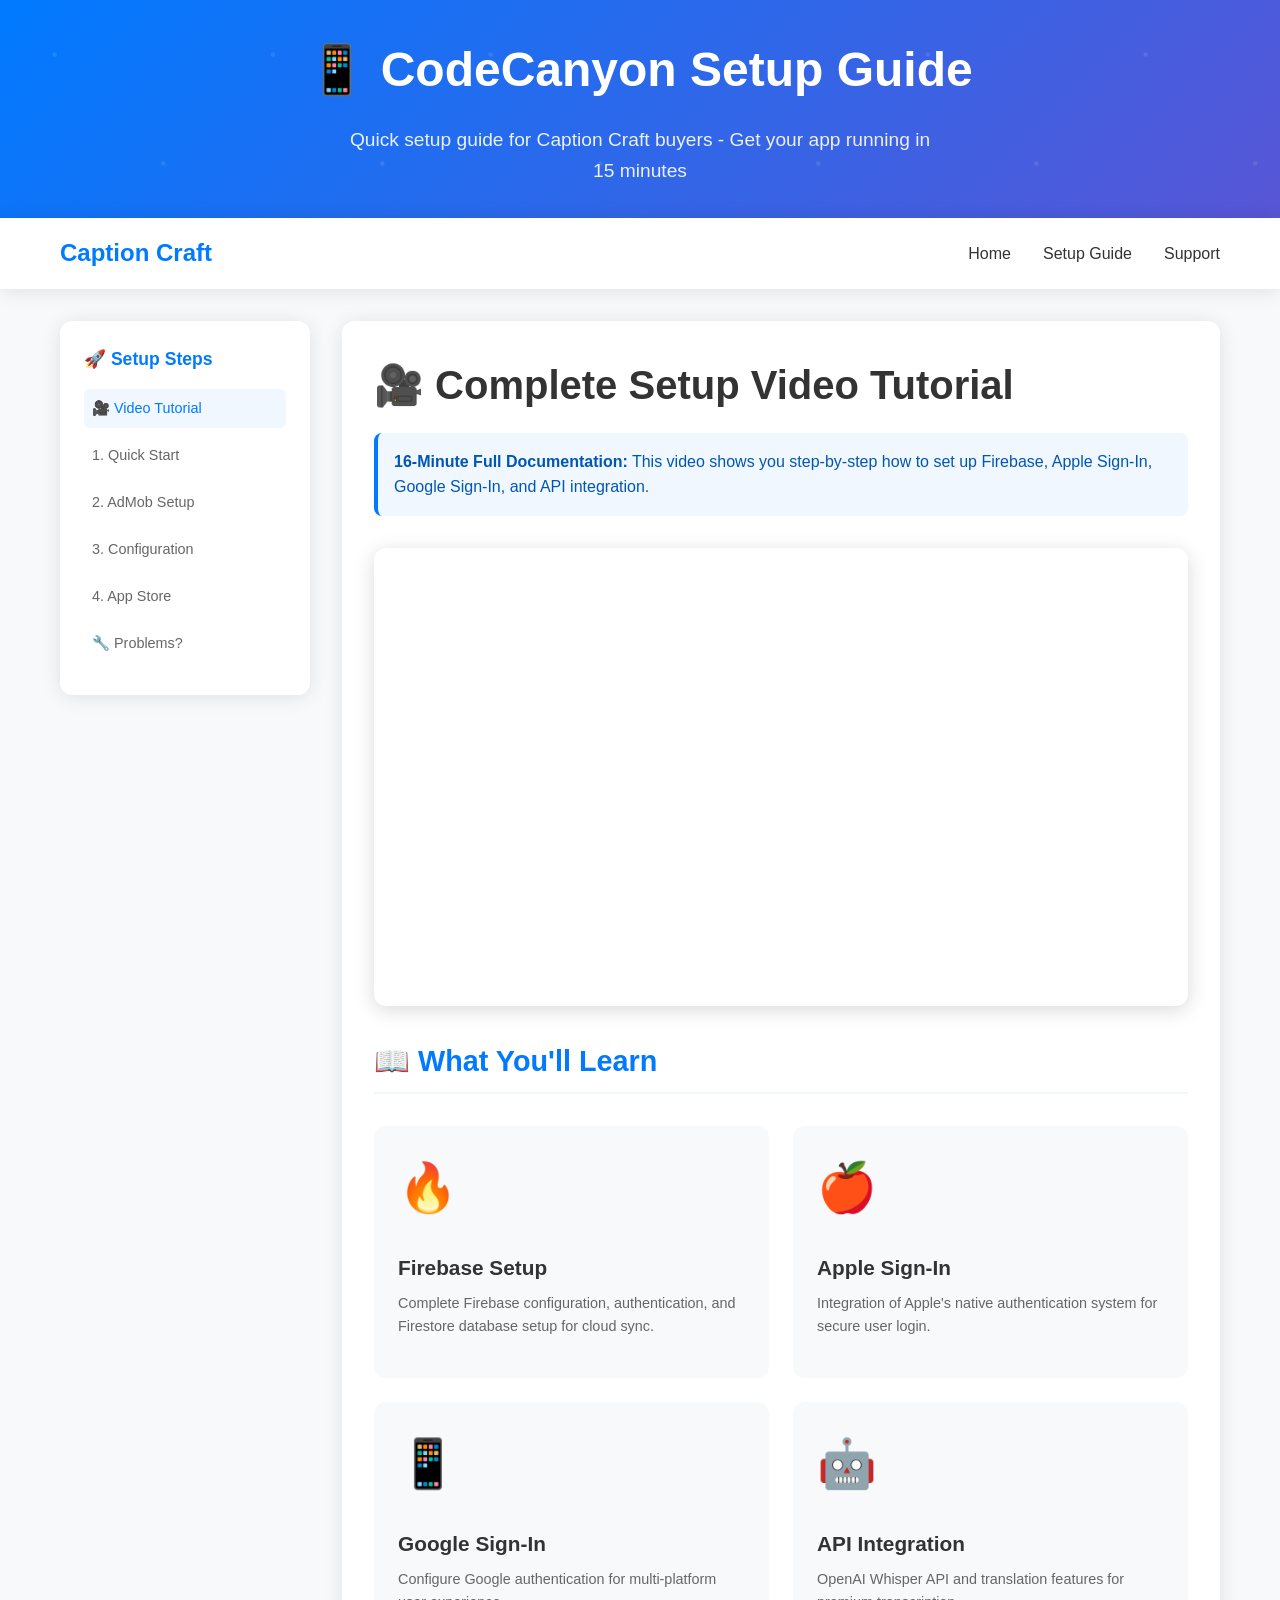
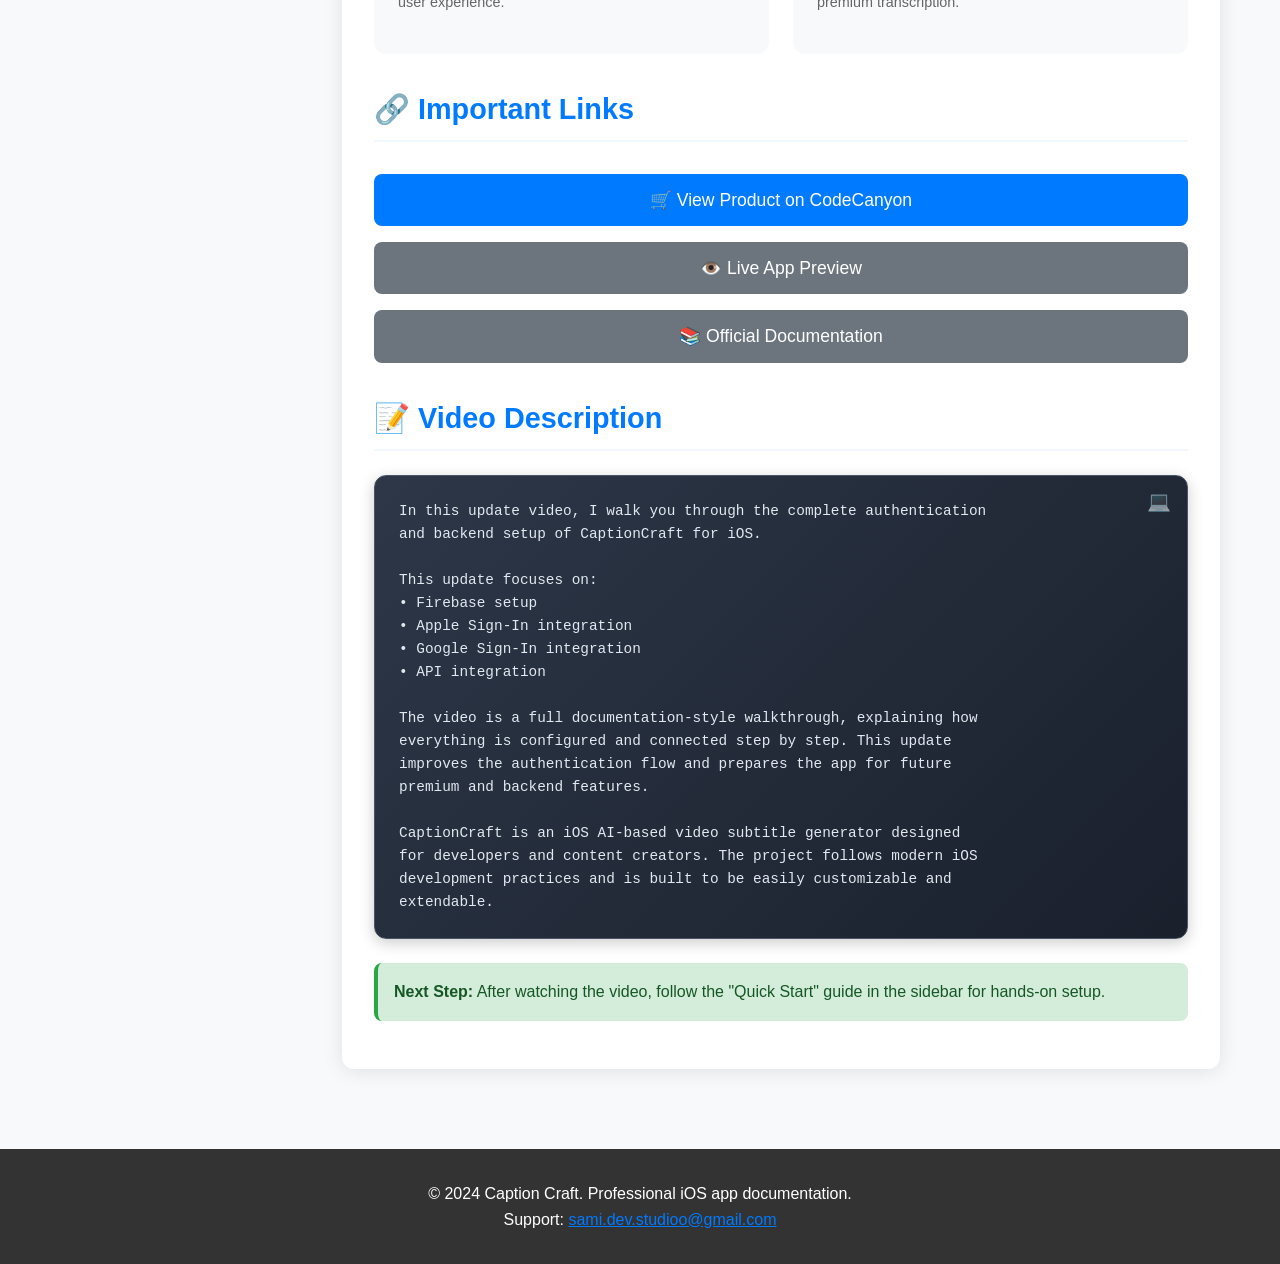
<file: docs.html>
<!DOCTYPE html>
<html lang="en">
<head>
    <meta charset="UTF-8">
    <meta name="viewport" content="width=device-width, initial-scale=1.0">
    <title>Caption Craft - CodeCanyon Documentation</title>
    <meta name="description" content="Setup guide for CodeCanyon buyers - Caption Craft iOS app with AdMob integration">

    <!-- Favicon -->
    <link rel="icon" type="image/png" href="images/favicon.png">
    <link rel="apple-touch-icon" href="images/apple-touch-icon.png">

    <style>
        * {
            margin: 0;
            padding: 0;
            box-sizing: border-box;
        }

        body {
            font-family: -apple-system, BlinkMacSystemFont, 'Segoe UI', Roboto, Oxygen, Ubuntu, Cantarell, sans-serif;
            line-height: 1.6;
            color: #333;
            background: #f8f9fa;
        }

        .container {
            max-width: 1200px;
            margin: 0 auto;
            padding: 0 20px;
        }

        /* Header */
        .header {
            background: linear-gradient(135deg, #007AFF 0%, #5856D6 100%);
            color: white;
            padding: 2rem 0;
            position: relative;
            overflow: hidden;
        }

        .header::before {
            content: '';
            position: absolute;
            top: 0;
            left: 0;
            right: 0;
            bottom: 0;
            background: url('data:image/svg+xml,<svg xmlns="http://www.w3.org/2000/svg" viewBox="0 0 100 100"><defs><pattern id="grain" width="100" height="100" patternUnits="userSpaceOnUse"><circle cx="25" cy="25" r="1" fill="white" opacity="0.1"/><circle cx="75" cy="75" r="1" fill="white" opacity="0.1"/></pattern></defs><rect width="100" height="100" fill="url(%23grain)"/></svg>');
        }

        .header-content {
            position: relative;
            z-index: 1;
            text-align: center;
        }

        .header h1 {
            font-size: 3rem;
            font-weight: 700;
            margin-bottom: 1rem;
        }

        .header p {
            font-size: 1.2rem;
            opacity: 0.9;
            max-width: 600px;
            margin: 0 auto;
        }

        /* Navigation */
        .nav {
            background: white;
            box-shadow: 0 2px 20px rgba(0,0,0,0.1);
            position: sticky;
            top: 0;
            z-index: 100;
        }

        .nav-container {
            display: flex;
            justify-content: space-between;
            align-items: center;
            padding: 1rem 0;
        }

        .nav-logo {
            font-size: 1.5rem;
            font-weight: bold;
            color: #007AFF;
        }

        .nav-links {
            display: flex;
            list-style: none;
            gap: 2rem;
        }

        .nav-links a {
            text-decoration: none;
            color: #333;
            font-weight: 500;
            transition: color 0.3s;
        }

        .nav-links a:hover {
            color: #007AFF;
        }

        /* Main Content */
        .main {
            display: grid;
            grid-template-columns: 250px 1fr;
            gap: 2rem;
            padding: 2rem 0;
            min-height: calc(100vh - 200px);
        }

        /* Sidebar */
        .sidebar {
            background: white;
            border-radius: 12px;
            padding: 1.5rem;
            box-shadow: 0 2px 20px rgba(0,0,0,0.1);
            height: fit-content;
            position: sticky;
            top: 100px;
        }

        .sidebar h3 {
            color: #007AFF;
            margin-bottom: 1rem;
            font-size: 1.1rem;
        }

        .sidebar ul {
            list-style: none;
        }

        .sidebar li {
            margin-bottom: 0.5rem;
        }

        .sidebar a {
            text-decoration: none;
            color: #666;
            font-size: 0.9rem;
            display: block;
            padding: 0.5rem;
            border-radius: 6px;
            transition: all 0.3s;
        }

        .sidebar a:hover,
        .sidebar a.active {
            background: #f0f7ff;
            color: #007AFF;
        }

        /* Content */
        .content {
            background: white;
            border-radius: 12px;
            padding: 2rem;
            box-shadow: 0 2px 20px rgba(0,0,0,0.1);
            text-align: left;
        }

        .content h1 {
            color: #333;
            margin-bottom: 1rem;
            font-size: 2.5rem;
            text-align: left;
        }

        .content h2 {
            color: #007AFF;
            margin: 2rem 0 1rem 0;
            font-size: 1.8rem;
            border-bottom: 2px solid #f0f7ff;
            padding-bottom: 0.5rem;
            text-align: left;
        }

        .content h3 {
            color: #333;
            margin: 1.5rem 0 0.5rem 0;
            font-size: 1.3rem;
            text-align: left;
        }

        .content p {
            margin-bottom: 1rem;
            color: #666;
            text-align: left;
        }

        .content ul {
            margin-bottom: 1rem;
            padding-left: 2rem;
            text-align: left;
        }

        .content ol {
            margin-bottom: 1rem;
            padding-left: 2rem;
            text-align: left;
        }

        .content li {
            margin-bottom: 0.5rem;
            color: #666;
            text-align: left;
        }

        /* Code Blocks */
        .code-block {
            background: linear-gradient(135deg, #2d3748 0%, #1a202c 100%);
            border: 1px solid #4a5568;
            border-radius: 12px;
            padding: 1.5rem;
            margin: 1.5rem 0;
            font-family: 'Monaco', 'Menlo', 'Ubuntu Mono', 'SF Mono', monospace;
            font-size: 0.9rem;
            overflow-x: auto;
            color: #e2e8f0;
            box-shadow: 0 4px 15px rgba(0,0,0,0.2);
            position: relative;
        }

        .code-block::before {
            content: '💻';
            position: absolute;
            top: 0.75rem;
            right: 1rem;
            opacity: 0.6;
            font-size: 1.2rem;
        }

        .code-block pre {
            margin: 0;
            color: #e2e8f0;
            white-space: pre-wrap;
            word-wrap: break-word;
        }

        /* Syntax highlighting colors */
        .code-block .comment {
            color: #68d391;
            font-style: italic;
        }

        .code-block .string {
            color: #fbb6ce;
        }

        .code-block .keyword {
            color: #63b3ed;
            font-weight: bold;
        }

        /* Alert Boxes */
        .alert {
            padding: 1rem;
            border-radius: 8px;
            margin: 1rem 0;
            border-left: 4px solid;
        }

        .alert.info {
            background: #f0f7ff;
            border-color: #007AFF;
            color: #0056b3;
        }

        .alert.warning {
            background: #fff3cd;
            border-color: #ffc107;
            color: #856404;
        }

        .alert.success {
            background: #d4edda;
            border-color: #28a745;
            color: #155724;
        }

        .alert.danger {
            background: #f8d7da;
            border-color: #dc3545;
            color: #721c24;
        }

        /* Cards */
        .card-grid {
            display: grid;
            grid-template-columns: repeat(auto-fit, minmax(300px, 1fr));
            gap: 1.5rem;
            margin: 2rem 0;
            text-align: left;
        }

        .card {
            background: #f8f9fa;
            border-radius: 12px;
            padding: 1.5rem;
            text-align: left;
            transition: transform 0.3s, box-shadow 0.3s;
        }

        .card:hover {
            transform: translateY(-5px);
            box-shadow: 0 10px 30px rgba(0,0,0,0.1);
        }

        .card-icon {
            font-size: 3rem;
            margin-bottom: 1rem;
        }

        .card h3 {
            color: #333;
            margin-bottom: 0.5rem;
        }

        .card p {
            color: #666;
            font-size: 0.9rem;
        }

        /* Buttons */
        .btn {
            display: inline-block;
            background: #007AFF;
            color: white;
            padding: 12px 24px;
            border-radius: 8px;
            text-decoration: none;
            font-weight: 500;
            transition: background 0.3s;
            border: none;
            cursor: pointer;
        }

        .btn:hover {
            background: #0056b3;
        }

        .btn.secondary {
            background: #6c757d;
        }

        .btn.secondary:hover {
            background: #545b62;
        }

        /* Footer */
        .footer {
            background: #333;
            color: white;
            text-align: center;
            padding: 2rem 0;
            margin-top: 3rem;
        }

        /* Mobile Responsive */
        @media (max-width: 768px) {
            .main {
                grid-template-columns: 1fr;
            }

            .sidebar {
                position: static;
                order: 2;
            }

            .nav-links {
                display: none;
            }

            .header h1 {
                font-size: 2rem;
            }

            .content {
                padding: 1rem;
            }
        }

        /* Hide content sections by default */
        .doc-section {
            display: none;
        }

        .doc-section.active {
            display: block;
        }

        /* Loading animation */
        .loading {
            text-align: center;
            padding: 3rem;
            color: #666;
        }

        .spinner {
            border: 4px solid #f3f3f3;
            border-top: 4px solid #007AFF;
            border-radius: 50%;
            width: 40px;
            height: 40px;
            animation: spin 1s linear infinite;
            margin: 0 auto 1rem;
        }

        @keyframes spin {
            0% { transform: rotate(0deg); }
            100% { transform: rotate(360deg); }
        }
    </style>
</head>
<body>
    <!-- Header -->
    <header class="header">
        <div class="container">
            <div class="header-content">
                <h1>📱 CodeCanyon Setup Guide</h1>
                <p>Quick setup guide for Caption Craft buyers - Get your app running in 15 minutes</p>
            </div>
        </div>
    </header>

    <!-- Navigation -->
    <nav class="nav">
        <div class="container">
            <div class="nav-container">
                <div class="nav-logo">Caption Craft</div>
                <ul class="nav-links">
                    <li><a href="index.html">Home</a></li>
                    <li><a href="docs.html" class="active">Setup Guide</a></li>
                    <li><a href="support.html">Support</a></li>
                </ul>
            </div>
        </div>
    </nav>

    <!-- Main Content -->
    <main class="container">
        <div class="main">
            <!-- Sidebar Navigation -->
            <aside class="sidebar">
                <h3>🚀 Setup Steps</h3>
                <ul>
                    <li><a href="#video-tutorial" class="doc-link active">🎥 Video Tutorial</a></li>
                    <li><a href="#quick-start" class="doc-link">1. Quick Start</a></li>
                    <li><a href="#admob-setup" class="doc-link">2. AdMob Setup</a></li>
                    <li><a href="#configuration" class="doc-link">3. Configuration</a></li>
                    <li><a href="#app-store" class="doc-link">4. App Store</a></li>
                    <li><a href="#troubleshooting" class="doc-link">🔧 Problems?</a></li>
                </ul>
            </aside>

            <!-- Content Area -->
            <div class="content">
                <!-- Video Tutorial Section -->
                <section id="video-tutorial" class="doc-section active">
                    <h1>🎥 Complete Setup Video Tutorial</h1>

                    <div class="alert info">
                        <strong>16-Minute Full Documentation:</strong> This video shows you step-by-step how to set up Firebase, Apple Sign-In, Google Sign-In, and API integration.
                    </div>

                    <!-- YouTube Video Embed -->
                    <div style="position: relative; padding-bottom: 56.25%; height: 0; overflow: hidden; max-width: 100%; margin: 2rem 0; border-radius: 12px; box-shadow: 0 4px 20px rgba(0,0,0,0.15);">
                        <iframe
                            style="position: absolute; top: 0; left: 0; width: 100%; height: 100%; border: 0; border-radius: 12px;"
                            src="https://www.youtube.com/embed/nXXTsitWY4Y"
                            title="CaptionCraft Setup Tutorial"
                            frameborder="0"
                            allow="accelerometer; autoplay; clipboard-write; encrypted-media; gyroscope; picture-in-picture; web-share"
                            allowfullscreen>
                        </iframe>
                    </div>

                    <h2>📖 What You'll Learn</h2>
                    <div class="card-grid">
                        <div class="card">
                            <div class="card-icon">🔥</div>
                            <h3>Firebase Setup</h3>
                            <p>Complete Firebase configuration, authentication, and Firestore database setup for cloud sync.</p>
                        </div>
                        <div class="card">
                            <div class="card-icon">🍎</div>
                            <h3>Apple Sign-In</h3>
                            <p>Integration of Apple's native authentication system for secure user login.</p>
                        </div>
                        <div class="card">
                            <div class="card-icon">📱</div>
                            <h3>Google Sign-In</h3>
                            <p>Configure Google authentication for multi-platform user experience.</p>
                        </div>
                        <div class="card">
                            <div class="card-icon">🤖</div>
                            <h3>API Integration</h3>
                            <p>OpenAI Whisper API and translation features for premium transcription.</p>
                        </div>
                    </div>

                    <h2>🔗 Important Links</h2>
                    <div style="display: grid; gap: 1rem; margin: 2rem 0;">
                        <a href="https://codecanyon.net/item/caption-craft-ai-video-subtitle-generator-for-ios/59997764" target="_blank" class="btn" style="text-align: center; font-size: 1.1rem;">
                            🛒 View Product on CodeCanyon
                        </a>
                        <a href="https://preview.codecanyon.net/item/caption-craft-ai-video-subtitle-generator-for-ios/full_screen_preview/59997764" target="_blank" class="btn secondary" style="text-align: center; font-size: 1.1rem;">
                            👁️ Live App Preview
                        </a>
                        <a href="https://sami-projekts.github.io/ios-authentication-template-docs/" target="_blank" class="btn secondary" style="text-align: center; font-size: 1.1rem;">
                            📚 Official Documentation
                        </a>
                    </div>

                    <h2>📝 Video Description</h2>
                    <div class="code-block">
                        <pre>In this update video, I walk you through the complete authentication
and backend setup of CaptionCraft for iOS.

This update focuses on:
• Firebase setup
• Apple Sign-In integration
• Google Sign-In integration
• API integration

The video is a full documentation-style walkthrough, explaining how
everything is configured and connected step by step. This update
improves the authentication flow and prepares the app for future
premium and backend features.

CaptionCraft is an iOS AI-based video subtitle generator designed
for developers and content creators. The project follows modern iOS
development practices and is built to be easily customizable and
extendable.</pre>
                    </div>

                    <div class="alert success">
                        <strong>Next Step:</strong> After watching the video, follow the "Quick Start" guide in the sidebar for hands-on setup.
                    </div>
                </section>

                <!-- Quick Start Section -->
                <section id="quick-start" class="doc-section">
                    <h1>🚀 Quick Start - 15 Minutes Setup</h1>

                    <div class="alert info">
                        <strong>CodeCanyon Buyers:</strong> Follow these 4 steps to get your app ready for the App Store.
                    </div>

                    <h2>What You Need</h2>
                    <ul>
                        <li><strong>Xcode 15.0+</strong> (free from Mac App Store)</li>
                        <li><strong>Apple Developer Account</strong> ($99/year)</li>
                        <li><strong>AdMob Account</strong> (free from Google)</li>
                    </ul>

                    <h2>Step 1: Open Project (2 minutes)</h2>
                    <div class="code-block">
                        <pre>1. Extract the downloaded ZIP file
2. Open CaptionCraft.xcodeproj in Xcode
3. Wait for project to load</pre>
                    </div>

                    <h2>Step 2: Configure Bundle ID (3 minutes)</h2>
                    <ol>
                        <li>Select <strong>CaptionCraft</strong> project in navigator</li>
                        <li>Select <strong>CaptionCraft</strong> target</li>
                        <li>Go to <strong>"Signing & Capabilities"</strong> tab</li>
                        <li>Change Bundle Identifier to: <code>com.yourcompany.yourapp</code></li>
                        <li>Select your Apple Developer team</li>
                    </ol>

                    <h2>Step 3: Test Build (5 minutes)</h2>
                    <ol>
                        <li>Select iPhone simulator</li>
                        <li>Press <strong>Cmd+R</strong> to build and run</li>
                        <li>Test basic functionality</li>
                    </ol>

                    <div class="alert success">
                        <strong>Success!</strong> If the app builds, continue to AdMob Setup.
                    </div>

                    <h2>Step 4: Next Steps</h2>
                    <p>Click <strong>"2. AdMob Setup"</strong> in the sidebar to configure monetization.</p>
                </section>

                <!-- AdMob Setup Section -->
                <section id="admob-setup" class="doc-section">
                    <div class="loading">
                        <div class="spinner"></div>
                        <p>Loading AdMob Setup...</p>
                    </div>
                </section>

                <!-- Configuration Section -->
                <section id="configuration" class="doc-section">
                    <div class="loading">
                        <div class="spinner"></div>
                        <p>Loading Configuration...</p>
                    </div>
                </section>

                <!-- App Store Section -->
                <section id="app-store" class="doc-section">
                    <div class="loading">
                        <div class="spinner"></div>
                        <p>Loading App Store Guide...</p>
                    </div>
                </section>

                <!-- Troubleshooting Section -->
                <section id="troubleshooting" class="doc-section">
                    <div class="loading">
                        <div class="spinner"></div>
                        <p>Loading Troubleshooting...</p>
                    </div>
                </section>
            </div>
        </div>
    </main>

    <!-- Footer -->
    <footer class="footer">
        <div class="container">
            <p>&copy; 2024 Caption Craft. Professional iOS app documentation.</p>
            <p>Support: <a href="mailto:sami.dev.studioo@gmail.com" style="color: #007AFF;">sami.dev.studioo@gmail.com</a></p>
        </div>
    </footer>

    <script>
        // Navigation functionality
        document.addEventListener('DOMContentLoaded', function() {
            const docLinks = document.querySelectorAll('.doc-link');
            const docSections = document.querySelectorAll('.doc-section');

            // Navigation handler
            docLinks.forEach(link => {
                link.addEventListener('click', function(e) {
                    e.preventDefault();

                    // Remove active class from all links and sections
                    docLinks.forEach(l => l.classList.remove('active'));
                    docSections.forEach(s => s.classList.remove('active'));

                    // Add active class to clicked link
                    this.classList.add('active');

                    // Show corresponding section
                    const targetId = this.getAttribute('href').substring(1);
                    const targetSection = document.getElementById(targetId);

                    if (targetSection) {
                        targetSection.classList.add('active');

                        // Load content if it's a loading placeholder
                        loadSectionContent(targetId);
                    }
                });
            });

            // Load section content dynamically
            function loadSectionContent(sectionId) {
                const section = document.getElementById(sectionId);
                const loadingDiv = section.querySelector('.loading');

                if (loadingDiv) {
                    // Simulate loading delay
                    setTimeout(() => {
                        loadingDiv.innerHTML = getSectionContent(sectionId);
                    }, 500);
                }
            }

            // Content for each section
            function getSectionContent(sectionId) {
                const content = {

                    'admob-setup': `
                        <h1>💰 AdMob Setup - Required for Revenue</h1>

                        <div class="alert warning">
                            <strong>Important:</strong> You MUST configure AdMob to earn money from your app.
                        </div>

                        <h2>1. Create AdMob Account</h2>
                        <ol>
                            <li>Go to <a href="https://admob.google.com" target="_blank">admob.google.com</a></li>
                            <li>Sign in with Google account</li>
                            <li>Create iOS app and get <strong>App ID</strong></li>
                            <li>Create Rewarded ad unit and get <strong>Ad Unit ID</strong></li>
                        </ol>

                        <h2>2. Update Your App IDs</h2>

                        <h3>File: Info.plist</h3>
                        <div class="code-block">
                            <pre>Find: ca-app-pub-6969174555160998~5410990496
Replace with: YOUR_ADMOB_APP_ID</pre>
                        </div>

                        <h3>File: Constants.swift</h3>
                        <div class="code-block">
                            <pre>Find: ca-app-pub-6969174555160998/8145783284
Replace with: YOUR_AD_UNIT_ID</pre>
                        </div>

                        <div class="alert success">
                            <strong>Done!</strong> Your app will now show ads and generate revenue.
                        </div>
                    `,

                    'configuration': `
                        <h1>⚙️ App Configuration</h1>

                        <h2>Change App Name & Bundle ID</h2>
                        <ol>
                            <li>In Xcode: Select project → General tab</li>
                            <li>Change "Display Name" to your app name</li>
                            <li>Change Bundle ID to: <code>com.yourcompany.yourapp</code></li>
                            <li>Select your Apple Developer team</li>
                        </ol>

                        <h2>Update App Icon</h2>
                        <ol>
                            <li>Open Assets.xcassets → AppIcon</li>
                            <li>Replace all icon sizes with your design</li>
                            <li>Required sizes: 1024x1024, 180x180, 120x120</li>
                        </ol>

                        <h2>Change Colors (Optional)</h2>
                        <div class="code-block">
                            <pre>// File: Constants.swift
struct Colors {
    static let primary = Color(hex: "YOUR_COLOR")
    static let secondary = Color(hex: "YOUR_COLOR")
}</pre>
                        </div>

                        <div class="alert success">
                            <strong>Ready!</strong> Your app is now customized with your branding.
                        </div>
                    `,


                    'app-store': `
                        <h1>🏪 App Store Submission</h1>

                        <h2>1. Archive Your App</h2>
                        <ol>
                            <li>In Xcode: Select "Any iOS Device"</li>
                            <li>Product → Archive</li>
                            <li>Click "Distribute App" → "App Store Connect"</li>
                        </ol>

                        <h2>2. App Store Connect</h2>
                        <ol>
                            <li>Go to <a href="https://appstoreconnect.apple.com" target="_blank">appstoreconnect.apple.com</a></li>
                            <li>Create new app with your Bundle ID</li>
                            <li>Upload screenshots (iPhone size)</li>
                            <li>Add app description and keywords</li>
                            <li>Submit for review</li>
                        </ol>

                        <h2>App Description (Copy & Paste)</h2>
                        <div class="code-block">
                            <pre>Transform videos with AI-generated subtitles in seconds!

• AI speech recognition with 95%+ accuracy
• 50+ languages supported
• Customizable subtitle styles
• Privacy-first processing
• Free with ad-supported export

Perfect for content creators, marketers, and educators.

1. Import video
2. AI creates subtitles
3. Customize and export</pre>
                        </div>

                        <div class="alert success">
                            <strong>Review Time:</strong> Usually 24-48 hours. Then start earning with AdMob!
                        </div>
                    `,

                    'troubleshooting': `
                        <h1>🔧 Common Problems</h1>

                        <h2>App Won't Build</h2>
                        <h3>Bundle ID Error</h3>
                        <ul>
                            <li>Change Bundle ID to unique: <code>com.yourcompany.yourapp</code></li>
                            <li>Select your Apple Developer team</li>
                        </ul>

                        <h3>Missing Packages</h3>
                        <ol>
                            <li>File → Packages → Reset Package Caches</li>
                            <li>Clean build (Cmd+Shift+K)</li>
                            <li>Rebuild (Cmd+B)</li>
                        </ol>

                        <h2>Ads Not Loading</h2>
                        <div class="code-block">
                            <pre>1. Check AdMob IDs in Info.plist and Constants.swift
2. Wait 24-48 hours for AdMob approval
3. Test on physical device (not simulator)
4. Check internet connection</pre>
                        </div>

                        <h2>Speech Recognition Issues</h2>
                        <ul>
                            <li><strong>Must test on device</strong> (not simulator)</li>
                            <li>Grant microphone permission</li>
                            <li>Use clear, loud audio</li>
                        </ul>

                        <h2>Need Help?</h2>
                        <div class="alert info">
                            <strong>Email:</strong> <a href="mailto:sami.dev.studioo@gmail.com">sami.dev.studioo@gmail.com</a>
                            <p>Include: Error message, device model, iOS version</p>
                        </div>
                    `
                };

                return content[sectionId] || '<h1>Content not found</h1>';
            }
        });
    </script>
</body>
</html>
</file>
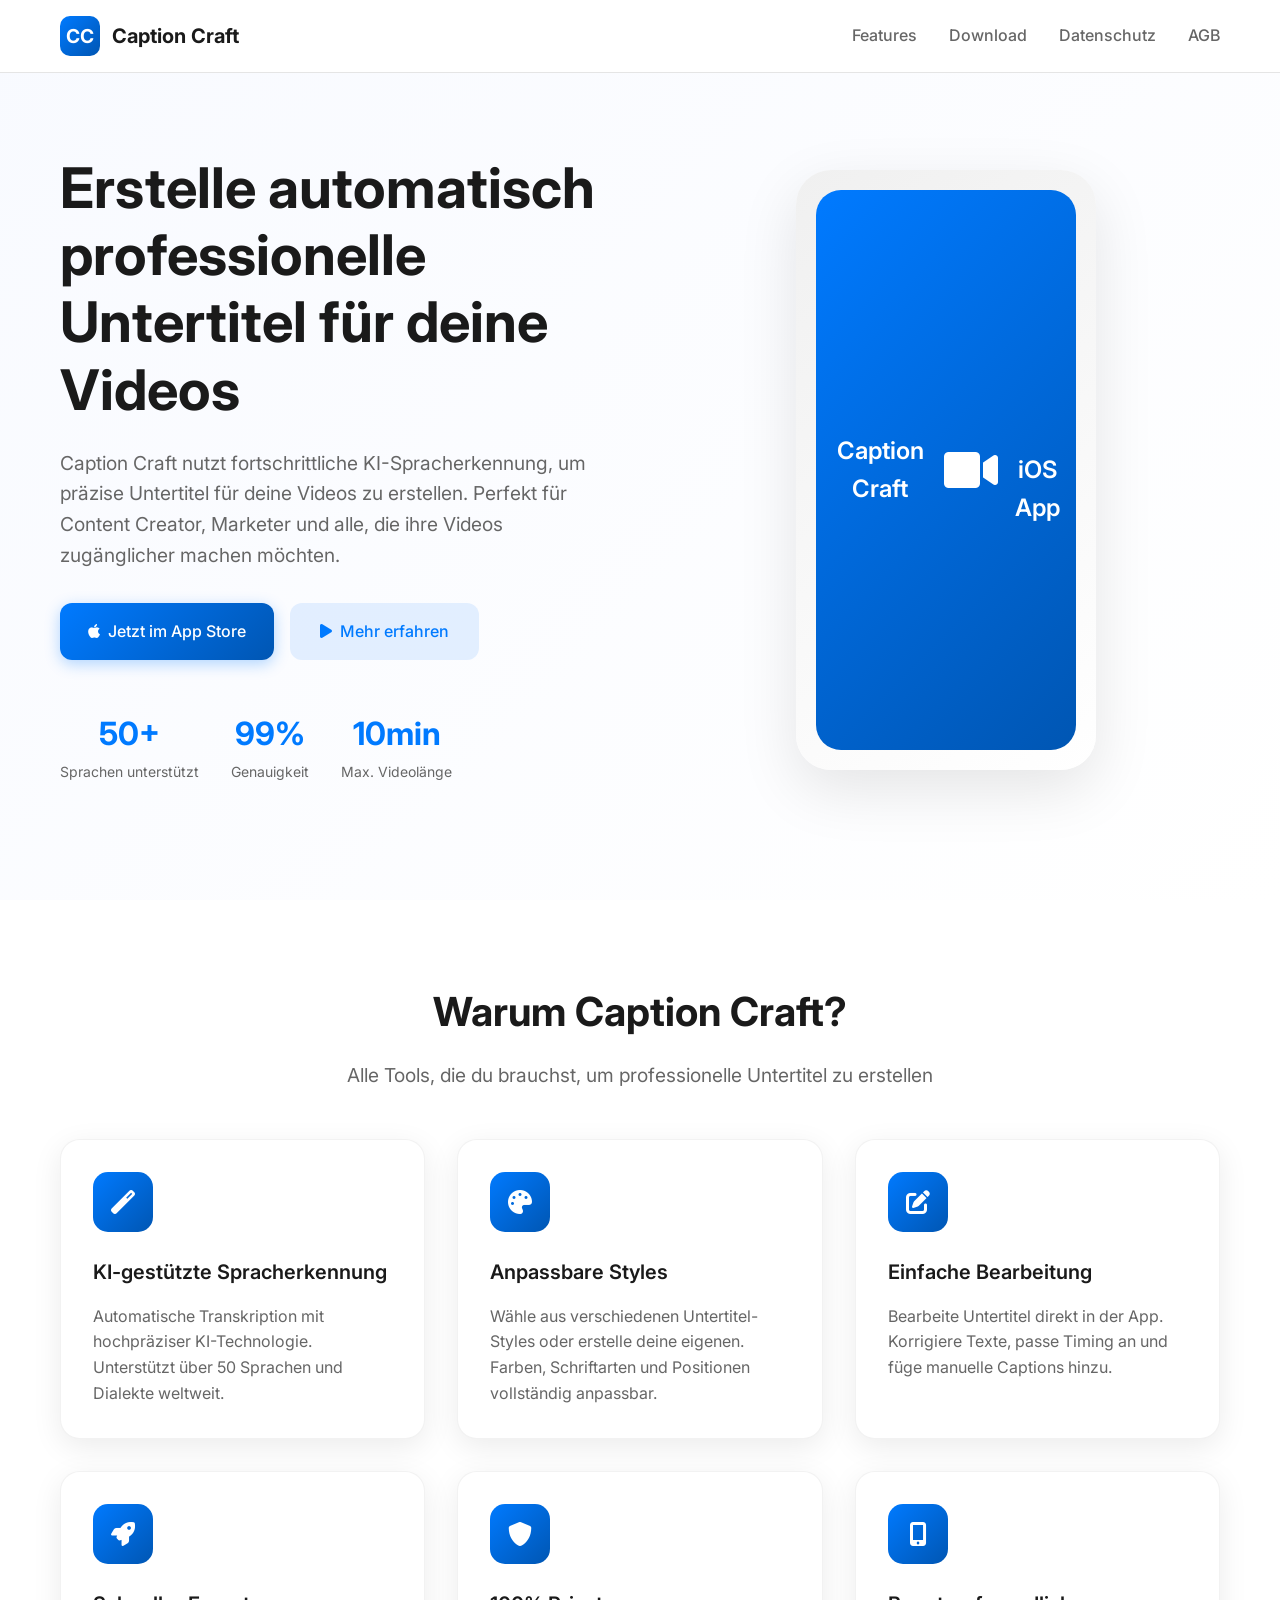
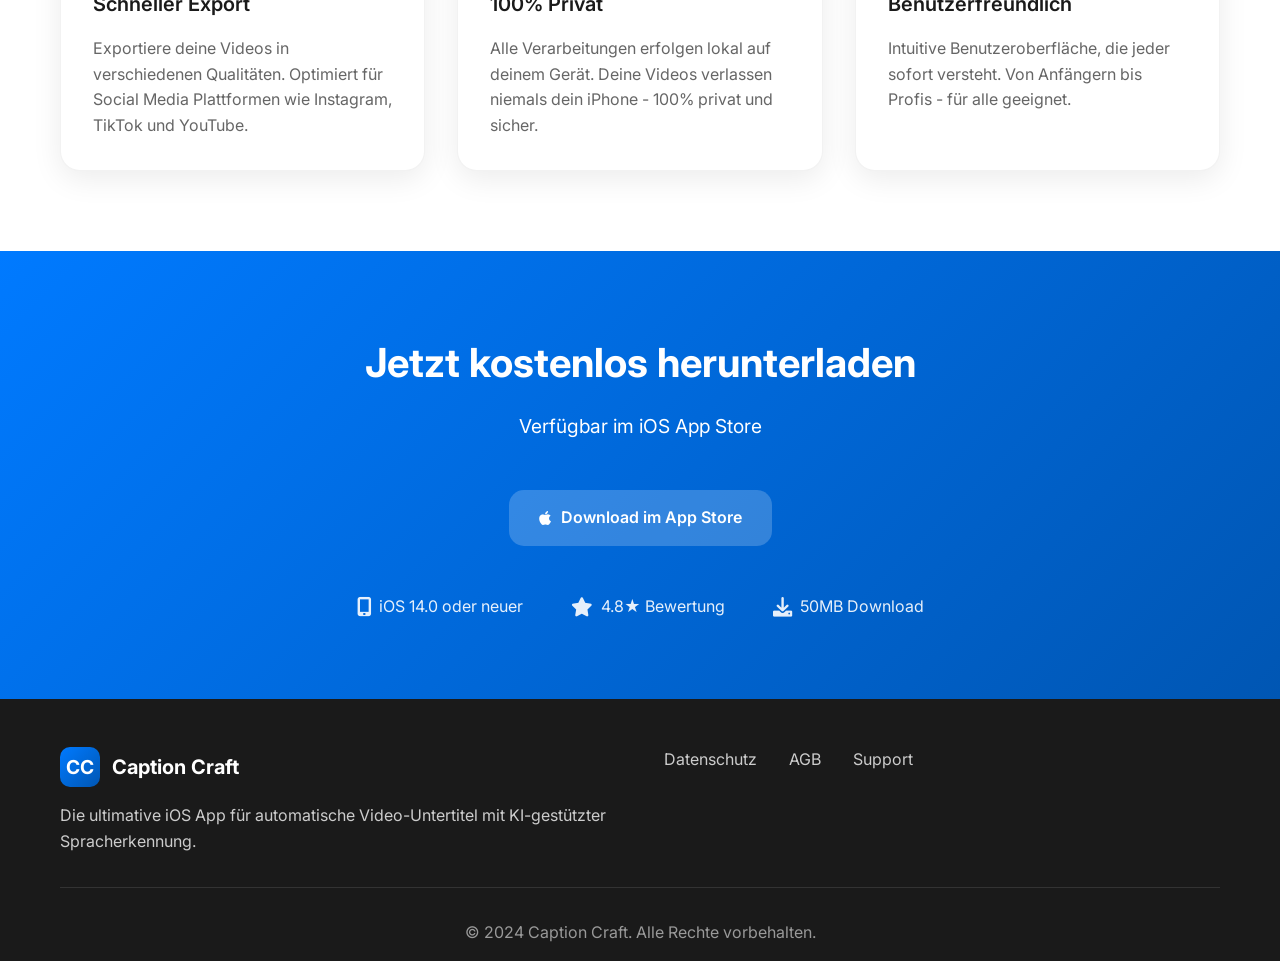
<file: index-no-images.html>
<!DOCTYPE html>
<html lang="de">
<head>
    <meta charset="UTF-8">
    <meta name="viewport" content="width=device-width, initial-scale=1.0">
    <meta name="description" content="Caption Craft - Die ultimative iOS App für automatische Video-Untertitel. Erstelle professionelle Captions für deine Videos mit KI-gestützter Spracherkennung.">
    <title>Caption Craft - Automatische Video-Untertitel für iOS</title>
    <link href="https://fonts.googleapis.com/css2?family=Inter:wght@300;400;500;600;700&display=swap" rel="stylesheet">
    <link rel="stylesheet" href="https://cdnjs.cloudflare.com/ajax/libs/font-awesome/6.0.0/css/all.min.css">

    <style>
        * {
            margin: 0;
            padding: 0;
            box-sizing: border-box;
        }

        body {
            font-family: 'Inter', -apple-system, BlinkMacSystemFont, 'Segoe UI', Roboto, sans-serif;
            line-height: 1.6;
            color: #1a1a1a;
            background-color: #ffffff;
        }

        .container {
            max-width: 1200px;
            margin: 0 auto;
            padding: 0 20px;
        }

        /* Navigation */
        .navbar {
            position: fixed;
            top: 0;
            width: 100%;
            background: rgba(255, 255, 255, 0.95);
            backdrop-filter: blur(20px);
            border-bottom: 1px solid rgba(0, 0, 0, 0.1);
            z-index: 1000;
            padding: 1rem 0;
        }

        .nav-container {
            max-width: 1200px;
            margin: 0 auto;
            padding: 0 20px;
            display: flex;
            justify-content: space-between;
            align-items: center;
        }

        .nav-logo {
            display: flex;
            align-items: center;
            gap: 12px;
            text-decoration: none;
            color: #1a1a1a;
        }

        .logo-icon {
            width: 40px;
            height: 40px;
            background: linear-gradient(135deg, #007AFF 0%, #0056b3 100%);
            border-radius: 10px;
            display: flex;
            align-items: center;
            justify-content: center;
            color: white;
            font-weight: bold;
            font-size: 1.2rem;
        }

        .logo-text {
            font-size: 1.25rem;
            font-weight: 700;
        }

        .nav-menu {
            display: flex;
            gap: 2rem;
        }

        .nav-link {
            text-decoration: none;
            color: #666;
            font-weight: 500;
            transition: color 0.3s ease;
        }

        .nav-link:hover {
            color: #007AFF;
        }

        /* Hero Section */
        .hero {
            padding: 120px 0 80px;
            background: linear-gradient(135deg, #f8faff 0%, #ffffff 100%);
            min-height: 100vh;
            display: flex;
            align-items: center;
        }

        .hero-content {
            display: grid;
            grid-template-columns: 1fr 1fr;
            gap: 4rem;
            align-items: center;
        }

        .hero-title {
            font-size: 3.5rem;
            font-weight: 700;
            line-height: 1.2;
            margin-bottom: 1.5rem;
            color: #1a1a1a;
        }

        .hero-description {
            font-size: 1.2rem;
            color: #666;
            margin-bottom: 2rem;
            line-height: 1.6;
        }

        .hero-buttons {
            display: flex;
            gap: 1rem;
            margin-bottom: 3rem;
        }

        .btn {
            display: inline-flex;
            align-items: center;
            gap: 8px;
            padding: 14px 28px;
            border-radius: 12px;
            text-decoration: none;
            font-weight: 500;
            transition: all 0.3s ease;
            border: none;
            cursor: pointer;
            font-size: 1rem;
        }

        .btn-primary {
            background: linear-gradient(135deg, #007AFF 0%, #0056b3 100%);
            color: white;
            box-shadow: 0 4px 15px rgba(0, 122, 255, 0.3);
        }

        .btn-primary:hover {
            transform: translateY(-2px);
            box-shadow: 0 8px 25px rgba(0, 122, 255, 0.4);
        }

        .btn-secondary {
            background: rgba(0, 122, 255, 0.1);
            color: #007AFF;
            border: 2px solid transparent;
        }

        .btn-secondary:hover {
            background: rgba(0, 122, 255, 0.15);
            transform: translateY(-1px);
        }

        .hero-stats {
            display: flex;
            gap: 2rem;
        }

        .stat {
            text-align: center;
        }

        .stat-number {
            display: block;
            font-size: 2rem;
            font-weight: 700;
            color: #007AFF;
        }

        .stat-label {
            font-size: 0.875rem;
            color: #666;
        }

        .hero-image {
            display: flex;
            justify-content: center;
            align-items: center;
        }

        .phone-mockup {
            position: relative;
            width: 300px;
            height: 600px;
            background: linear-gradient(145deg, #f0f0f0, #ffffff);
            border-radius: 35px;
            padding: 20px;
            box-shadow: 0 20px 60px rgba(0, 0, 0, 0.1);
            display: flex;
            align-items: center;
            justify-content: center;
        }

        .phone-screen {
            width: 100%;
            height: 100%;
            background: linear-gradient(135deg, #007AFF 0%, #0056b3 100%);
            border-radius: 25px;
            display: flex;
            align-items: center;
            justify-content: center;
            color: white;
            font-size: 1.5rem;
            font-weight: 600;
            text-align: center;
        }

        /* Features Section */
        .features {
            padding: 80px 0;
            background: #ffffff;
        }

        .section-title {
            font-size: 2.5rem;
            font-weight: 700;
            text-align: center;
            margin-bottom: 1rem;
            color: #1a1a1a;
        }

        .section-subtitle {
            font-size: 1.2rem;
            text-align: center;
            color: #666;
            margin-bottom: 3rem;
            max-width: 600px;
            margin-left: auto;
            margin-right: auto;
        }

        .features-grid {
            display: grid;
            grid-template-columns: repeat(auto-fit, minmax(350px, 1fr));
            gap: 2rem;
        }

        .feature-card {
            background: #ffffff;
            padding: 2rem;
            border-radius: 20px;
            box-shadow: 0 8px 30px rgba(0, 0, 0, 0.08);
            transition: transform 0.3s ease, box-shadow 0.3s ease;
            border: 1px solid rgba(0, 0, 0, 0.05);
        }

        .feature-card:hover {
            transform: translateY(-5px);
            box-shadow: 0 15px 40px rgba(0, 0, 0, 0.12);
        }

        .feature-icon {
            width: 60px;
            height: 60px;
            background: linear-gradient(135deg, #007AFF 0%, #0056b3 100%);
            border-radius: 15px;
            display: flex;
            align-items: center;
            justify-content: center;
            margin-bottom: 1.5rem;
        }

        .feature-icon i {
            font-size: 1.5rem;
            color: white;
        }

        .feature-title {
            font-size: 1.25rem;
            font-weight: 600;
            margin-bottom: 1rem;
            color: #1a1a1a;
        }

        .feature-description {
            color: #666;
            line-height: 1.6;
        }

        /* Download Section */
        .download {
            padding: 80px 0;
            background: linear-gradient(135deg, #007AFF 0%, #0056b3 100%);
            color: white;
            text-align: center;
        }

        .download .section-title,
        .download .section-subtitle {
            color: white;
        }

        .download-buttons {
            display: flex;
            justify-content: center;
            margin: 3rem 0;
        }

        .app-store-button {
            background: rgba(255, 255, 255, 0.2);
            padding: 15px 30px;
            border-radius: 15px;
            color: white;
            text-decoration: none;
            font-weight: 600;
            transition: all 0.3s ease;
            display: inline-flex;
            align-items: center;
            gap: 10px;
        }

        .app-store-button:hover {
            background: rgba(255, 255, 255, 0.3);
            transform: translateY(-2px);
        }

        .download-info {
            display: flex;
            justify-content: center;
            gap: 3rem;
            flex-wrap: wrap;
        }

        .info-item {
            display: flex;
            align-items: center;
            gap: 8px;
            color: rgba(255, 255, 255, 0.9);
        }

        .info-item i {
            font-size: 1.2rem;
        }

        /* Footer */
        .footer {
            background: #1a1a1a;
            color: white;
            padding: 3rem 0 1rem;
        }

        .footer-content {
            display: grid;
            grid-template-columns: 1fr 1fr;
            gap: 3rem;
            margin-bottom: 2rem;
        }

        .footer-logo {
            display: flex;
            align-items: center;
            gap: 12px;
            margin-bottom: 1rem;
        }

        .footer-description {
            color: #ccc;
            line-height: 1.6;
        }

        .footer-links {
            display: flex;
            gap: 2rem;
            margin-bottom: 1rem;
        }

        .footer-links a {
            color: #ccc;
            text-decoration: none;
            transition: color 0.3s ease;
        }

        .footer-links a:hover {
            color: #007AFF;
        }

        .footer-bottom {
            text-align: center;
            padding-top: 2rem;
            border-top: 1px solid #333;
            color: #999;
        }

        /* Responsive Design */
        @media (max-width: 768px) {
            .hero-content {
                grid-template-columns: 1fr;
                text-align: center;
            }

            .hero-title {
                font-size: 2.5rem;
            }

            .hero-buttons {
                flex-direction: column;
                align-items: center;
            }

            .features-grid {
                grid-template-columns: 1fr;
            }

            .footer-content {
                grid-template-columns: 1fr;
                text-align: center;
            }

            .footer-links {
                justify-content: center;
            }

            .download-info {
                gap: 1.5rem;
            }

            .nav-menu {
                display: none;
            }
        }
    </style>
</head>
<body>
    <!-- Navigation -->
    <nav class="navbar">
        <div class="nav-container">
            <div class="nav-logo">
                <div class="logo-icon">CC</div>
                <span class="logo-text">Caption Craft</span>
            </div>
            <div class="nav-menu">
                <a href="#features" class="nav-link">Features</a>
                <a href="#download" class="nav-link">Download</a>
                <a href="privacy.html" class="nav-link">Datenschutz</a>
                <a href="terms.html" class="nav-link">AGB</a>
            </div>
        </div>
    </nav>

    <!-- Hero Section -->
    <section class="hero">
        <div class="container">
            <div class="hero-content">
                <div class="hero-text">
                    <h1 class="hero-title">Erstelle automatisch professionelle Untertitel für deine Videos</h1>
                    <p class="hero-description">Caption Craft nutzt fortschrittliche KI-Spracherkennung, um präzise Untertitel für deine Videos zu erstellen. Perfekt für Content Creator, Marketer und alle, die ihre Videos zugänglicher machen möchten.</p>
                    <div class="hero-buttons">
                        <a href="#download" class="btn btn-primary">
                            <i class="fab fa-apple"></i>
                            Jetzt im App Store
                        </a>
                        <a href="#features" class="btn btn-secondary">
                            <i class="fas fa-play"></i>
                            Mehr erfahren
                        </a>
                    </div>
                    <div class="hero-stats">
                        <div class="stat">
                            <span class="stat-number">50+</span>
                            <span class="stat-label">Sprachen unterstützt</span>
                        </div>
                        <div class="stat">
                            <span class="stat-number">99%</span>
                            <span class="stat-label">Genauigkeit</span>
                        </div>
                        <div class="stat">
                            <span class="stat-number">10min</span>
                            <span class="stat-label">Max. Videolänge</span>
                        </div>
                    </div>
                </div>
                <div class="hero-image">
                    <div class="phone-mockup">
                        <div class="phone-screen">
                            Caption Craft<br>
                            <i class="fas fa-video" style="font-size: 3rem; margin: 20px 0;"></i><br>
                            iOS App
                        </div>
                    </div>
                </div>
            </div>
        </div>
    </section>

    <!-- Features Section -->
    <section id="features" class="features">
        <div class="container">
            <h2 class="section-title">Warum Caption Craft?</h2>
            <p class="section-subtitle">Alle Tools, die du brauchst, um professionelle Untertitel zu erstellen</p>

            <div class="features-grid">
                <div class="feature-card">
                    <div class="feature-icon">
                        <i class="fas fa-magic"></i>
                    </div>
                    <h3 class="feature-title">KI-gestützte Spracherkennung</h3>
                    <p class="feature-description">Automatische Transkription mit hochpräziser KI-Technologie. Unterstützt über 50 Sprachen und Dialekte weltweit.</p>
                </div>

                <div class="feature-card">
                    <div class="feature-icon">
                        <i class="fas fa-palette"></i>
                    </div>
                    <h3 class="feature-title">Anpassbare Styles</h3>
                    <p class="feature-description">Wähle aus verschiedenen Untertitel-Styles oder erstelle deine eigenen. Farben, Schriftarten und Positionen vollständig anpassbar.</p>
                </div>

                <div class="feature-card">
                    <div class="feature-icon">
                        <i class="fas fa-edit"></i>
                    </div>
                    <h3 class="feature-title">Einfache Bearbeitung</h3>
                    <p class="feature-description">Bearbeite Untertitel direkt in der App. Korrigiere Texte, passe Timing an und füge manuelle Captions hinzu.</p>
                </div>

                <div class="feature-card">
                    <div class="feature-icon">
                        <i class="fas fa-rocket"></i>
                    </div>
                    <h3 class="feature-title">Schneller Export</h3>
                    <p class="feature-description">Exportiere deine Videos in verschiedenen Qualitäten. Optimiert für Social Media Plattformen wie Instagram, TikTok und YouTube.</p>
                </div>

                <div class="feature-card">
                    <div class="feature-icon">
                        <i class="fas fa-shield-alt"></i>
                    </div>
                    <h3 class="feature-title">100% Privat</h3>
                    <p class="feature-description">Alle Verarbeitungen erfolgen lokal auf deinem Gerät. Deine Videos verlassen niemals dein iPhone - 100% privat und sicher.</p>
                </div>

                <div class="feature-card">
                    <div class="feature-icon">
                        <i class="fas fa-mobile-alt"></i>
                    </div>
                    <h3 class="feature-title">Benutzerfreundlich</h3>
                    <p class="feature-description">Intuitive Benutzeroberfläche, die jeder sofort versteht. Von Anfängern bis Profis - für alle geeignet.</p>
                </div>
            </div>
        </div>
    </section>

    <!-- Download Section -->
    <section id="download" class="download">
        <div class="container">
            <h2 class="section-title">Jetzt kostenlos herunterladen</h2>
            <p class="section-subtitle">Verfügbar im iOS App Store</p>

            <div class="download-buttons">
                <a href="https://apps.apple.com/app/caption-craft" class="app-store-button">
                    <i class="fab fa-apple"></i>
                    Download im App Store
                </a>
            </div>

            <div class="download-info">
                <div class="info-item">
                    <i class="fas fa-mobile-alt"></i>
                    <span>iOS 14.0 oder neuer</span>
                </div>
                <div class="info-item">
                    <i class="fas fa-star"></i>
                    <span>4.8★ Bewertung</span>
                </div>
                <div class="info-item">
                    <i class="fas fa-download"></i>
                    <span>50MB Download</span>
                </div>
            </div>
        </div>
    </section>

    <!-- Footer -->
    <footer class="footer">
        <div class="container">
            <div class="footer-content">
                <div class="footer-left">
                    <div class="footer-logo">
                        <div class="logo-icon">CC</div>
                        <span class="logo-text">Caption Craft</span>
                    </div>
                    <p class="footer-description">Die ultimative iOS App für automatische Video-Untertitel mit KI-gestützter Spracherkennung.</p>
                </div>

                <div class="footer-right">
                    <div class="footer-links">
                        <a href="privacy.html">Datenschutz</a>
                        <a href="terms.html">AGB</a>
                        <a href="mailto:support@captioncraft.app">Support</a>
                    </div>
                </div>
            </div>

            <div class="footer-bottom">
                <p>&copy; 2024 Caption Craft. Alle Rechte vorbehalten.</p>
            </div>
        </div>
    </footer>

    <script>
        // Smooth scrolling
        document.querySelectorAll('a[href^="#"]').forEach(anchor => {
            anchor.addEventListener('click', function (e) {
                e.preventDefault();
                const target = document.querySelector(this.getAttribute('href'));
                if (target) {
                    target.scrollIntoView({
                        behavior: 'smooth',
                        block: 'start'
                    });
                }
            });
        });
    </script>
</body>
</html>
</file>
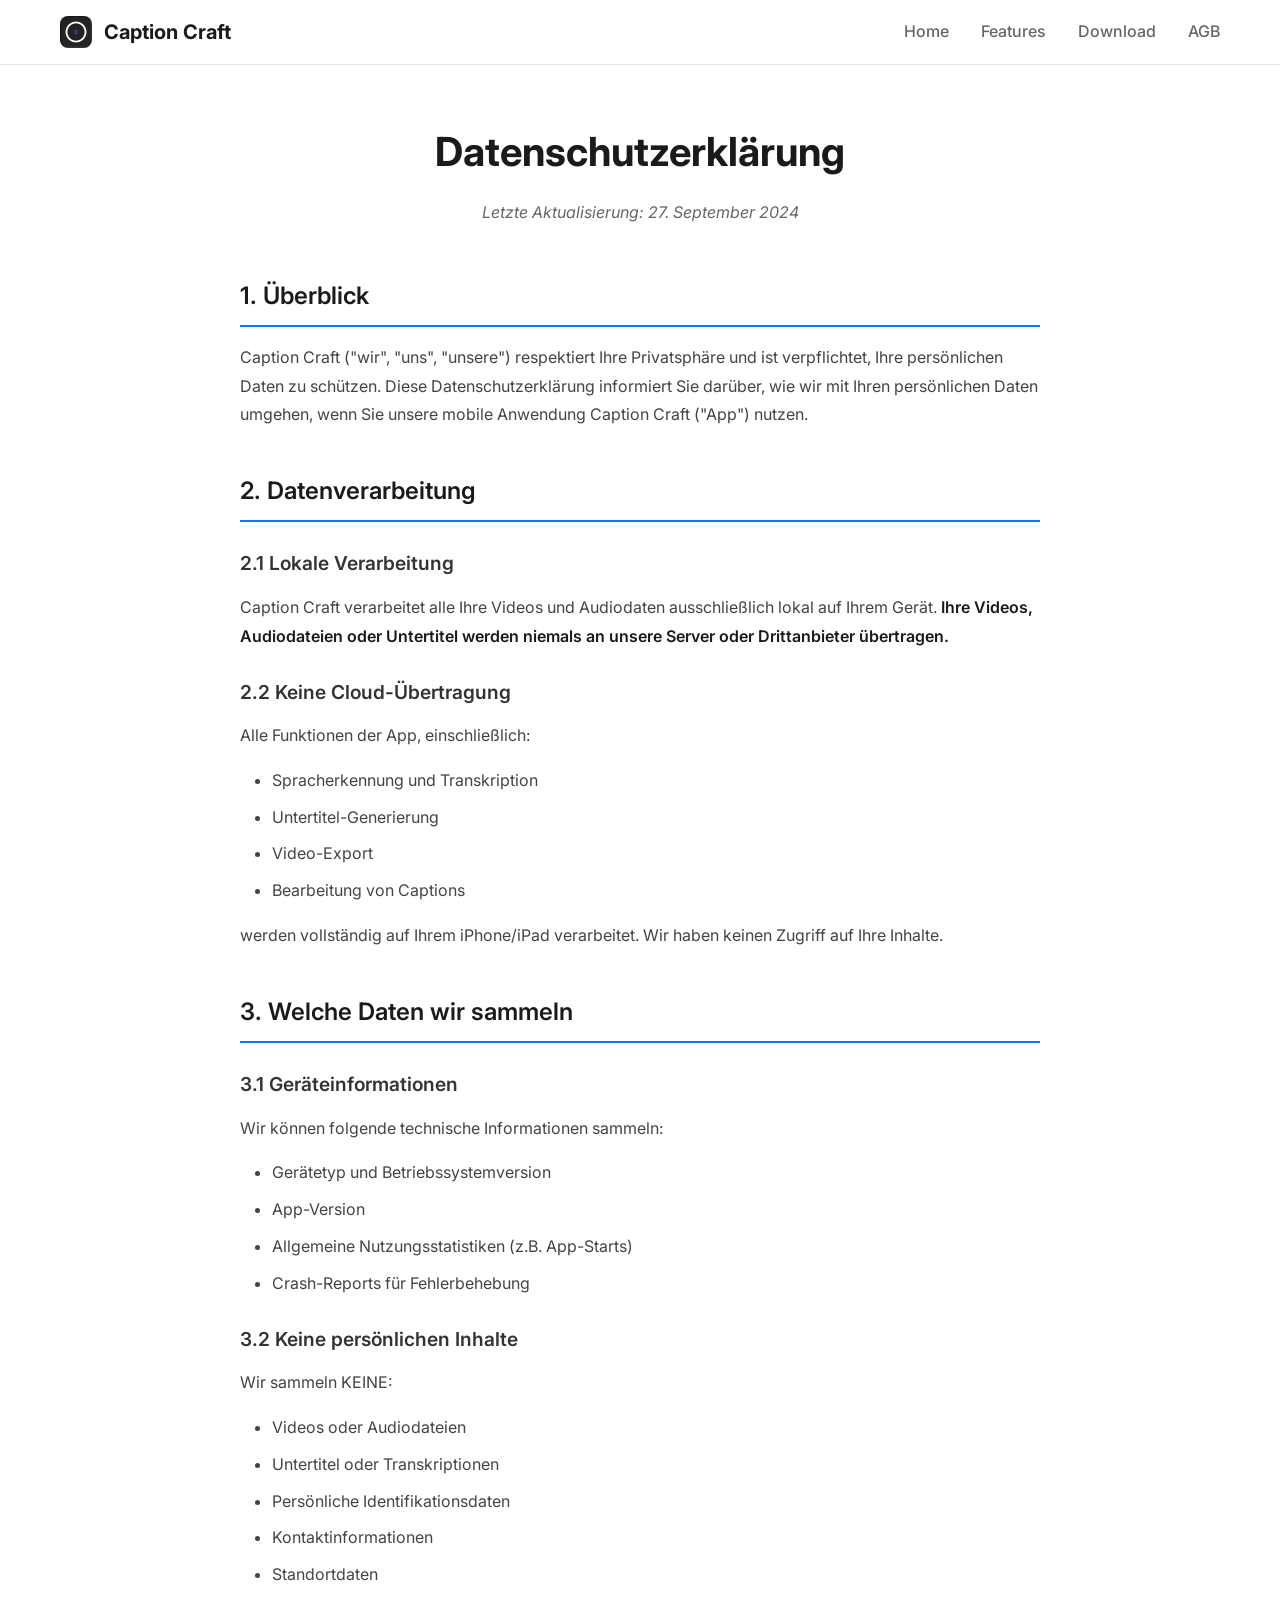
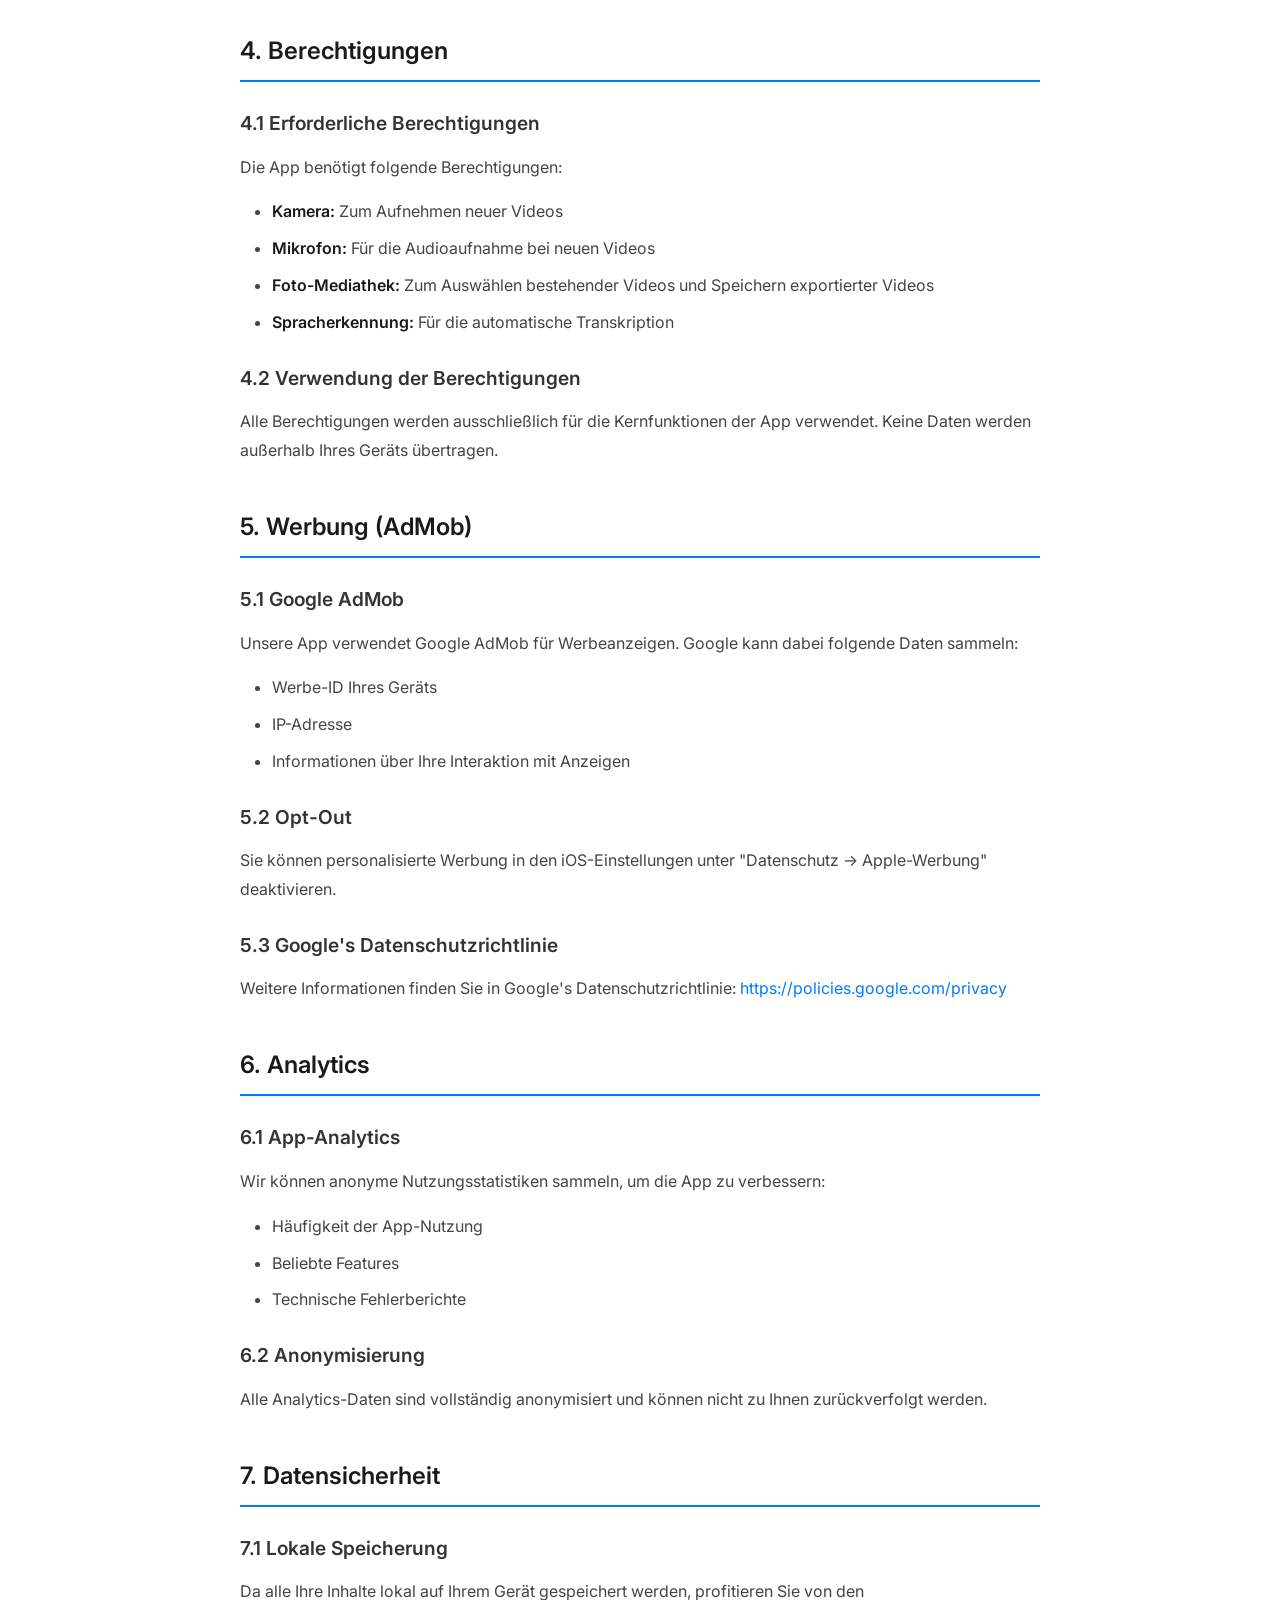
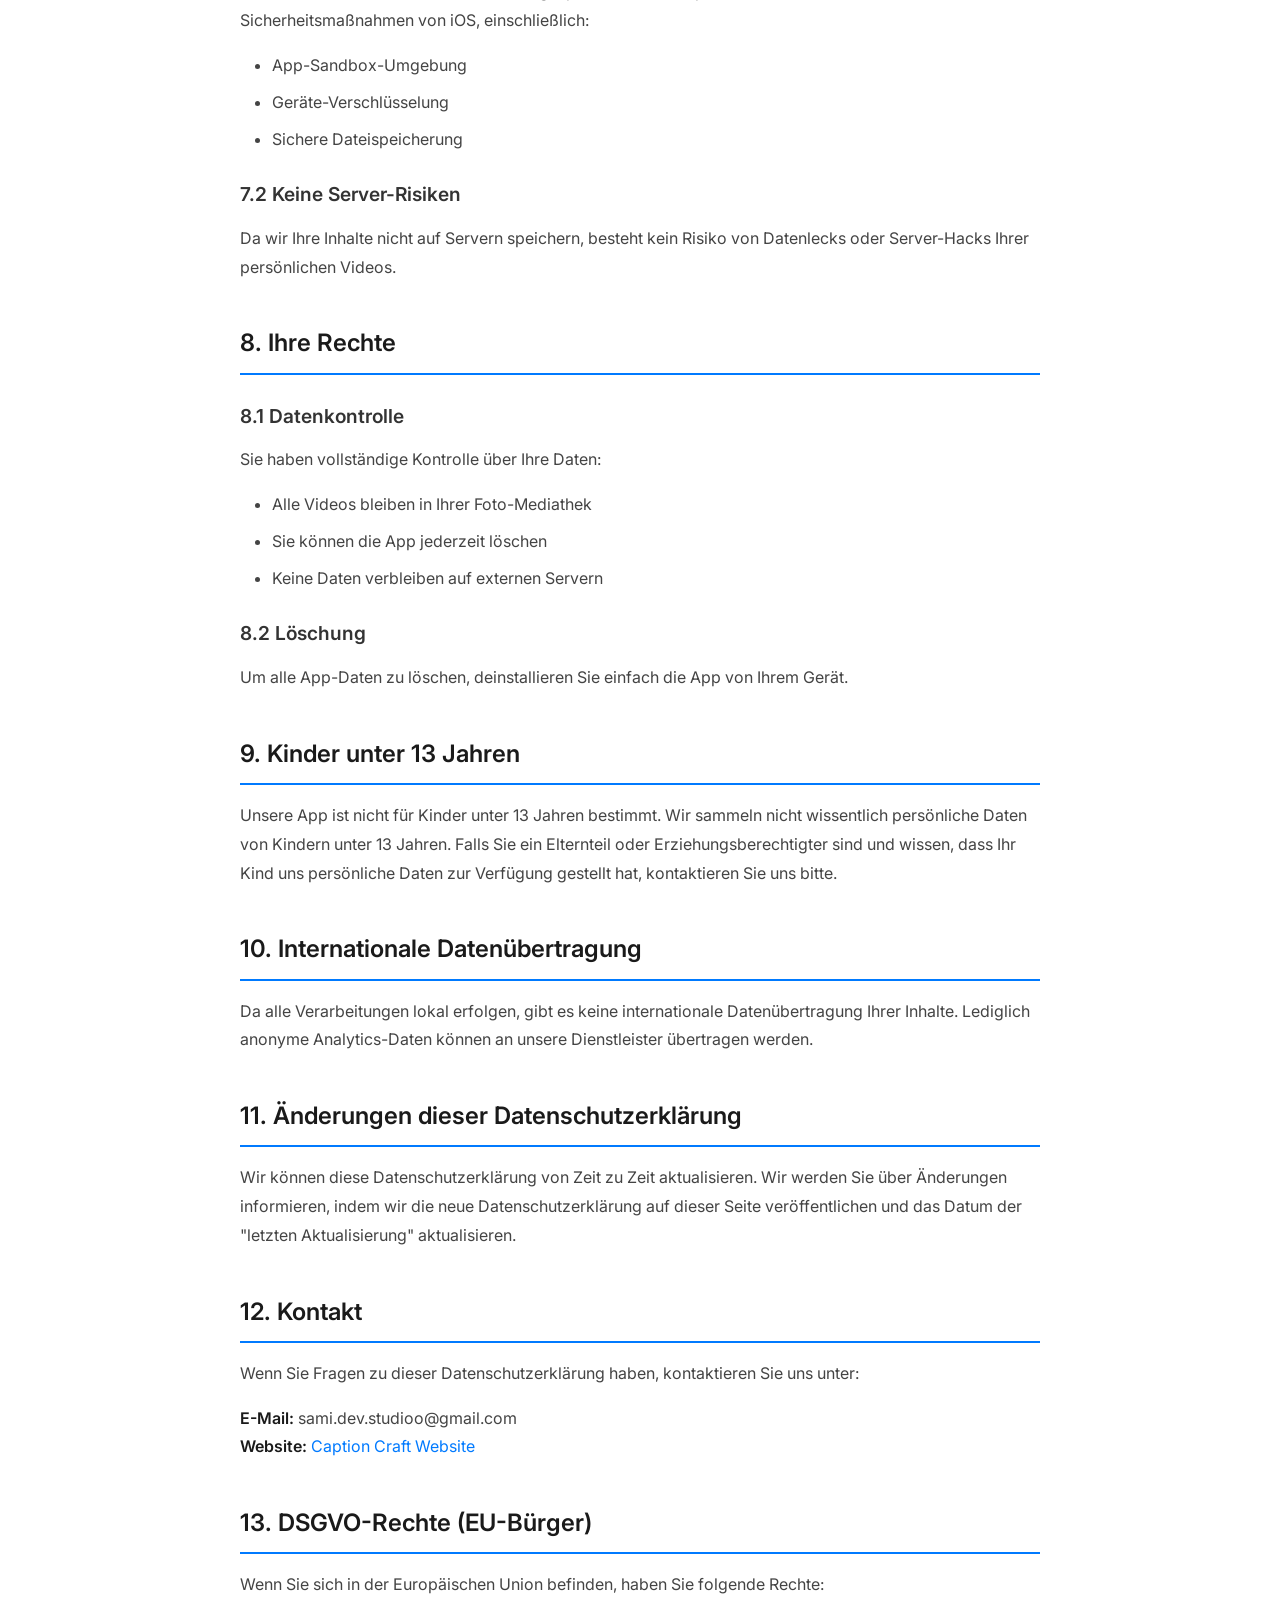
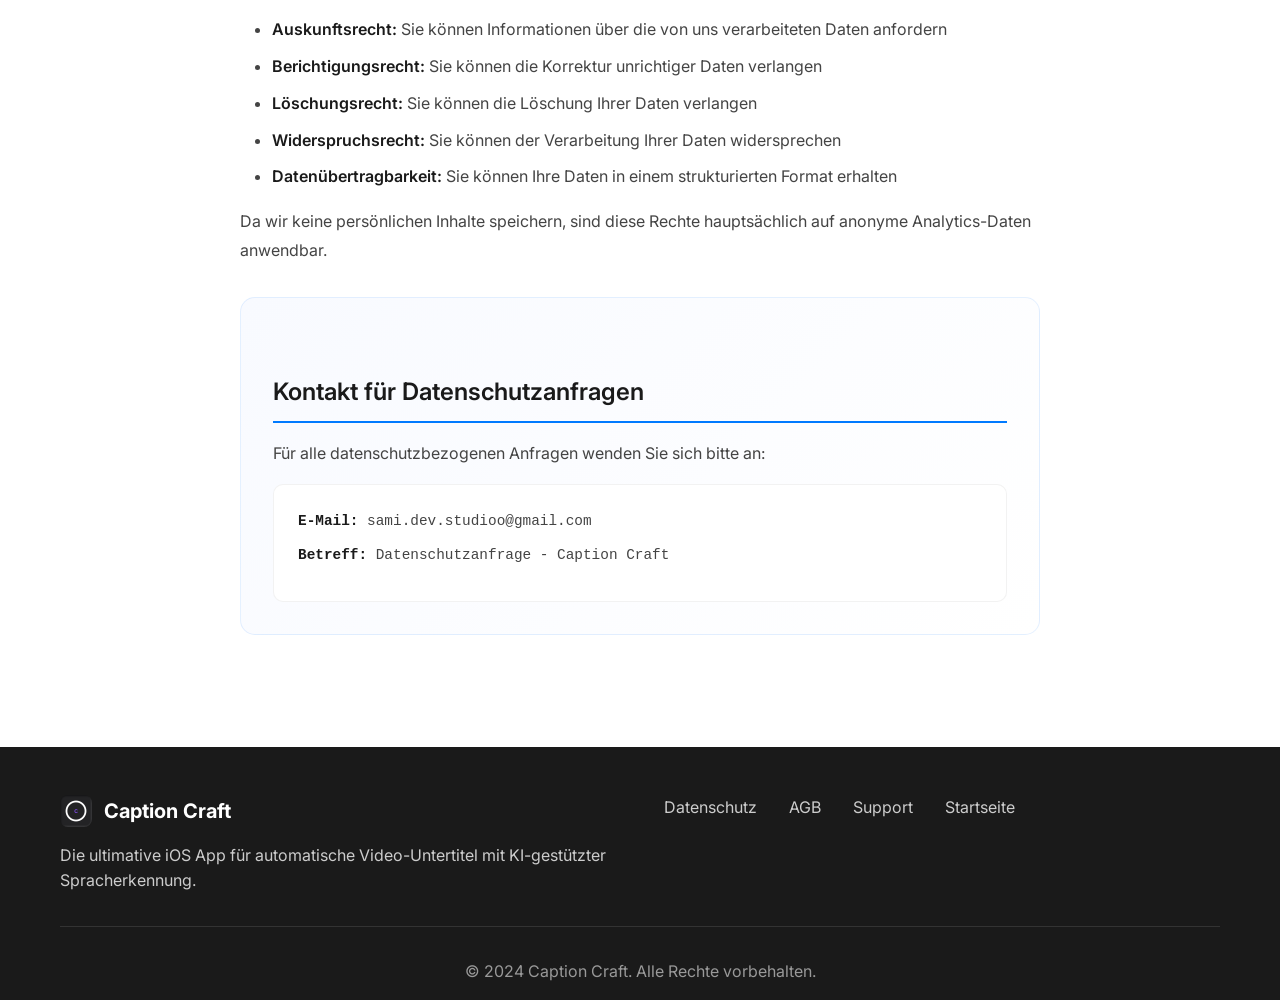
<file: privacy.html>
<!DOCTYPE html>
<html lang="de">
<head>
    <meta charset="UTF-8">
    <meta name="viewport" content="width=device-width, initial-scale=1.0">
    <title>Datenschutzerklärung - Caption Craft</title>
    <link rel="stylesheet" href="styles.css">
    <link rel="icon" type="image/x-icon" href="favicon.ico">
    <link href="https://fonts.googleapis.com/css2?family=Inter:wght@300;400;500;600;700&display=swap" rel="stylesheet">
</head>
<body>
    <!-- Navigation -->
    <nav class="navbar">
        <div class="nav-container">
            <div class="nav-logo">
                <img src="images/app-icon.png" alt="Caption Craft" class="logo-icon">
                <span class="logo-text">Caption Craft</span>
            </div>
            <div class="nav-menu">
                <a href="index.html" class="nav-link">Home</a>
                <a href="index.html#features" class="nav-link">Features</a>
                <a href="index.html#download" class="nav-link">Download</a>
                <a href="terms.html" class="nav-link">AGB</a>
            </div>
        </div>
    </nav>

    <!-- Privacy Policy Content -->
    <section class="legal-content">
        <div class="container">
            <div class="legal-header">
                <h1>Datenschutzerklärung</h1>
                <p class="last-updated">Letzte Aktualisierung: 27. September 2024</p>
            </div>

            <div class="legal-body">
                <h2>1. Überblick</h2>
                <p>Caption Craft ("wir", "uns", "unsere") respektiert Ihre Privatsphäre und ist verpflichtet, Ihre persönlichen Daten zu schützen. Diese Datenschutzerklärung informiert Sie darüber, wie wir mit Ihren persönlichen Daten umgehen, wenn Sie unsere mobile Anwendung Caption Craft ("App") nutzen.</p>

                <h2>2. Datenverarbeitung</h2>
                <h3>2.1 Lokale Verarbeitung</h3>
                <p>Caption Craft verarbeitet alle Ihre Videos und Audiodaten ausschließlich lokal auf Ihrem Gerät. <strong>Ihre Videos, Audiodateien oder Untertitel werden niemals an unsere Server oder Drittanbieter übertragen.</strong></p>

                <h3>2.2 Keine Cloud-Übertragung</h3>
                <p>Alle Funktionen der App, einschließlich:</p>
                <ul>
                    <li>Spracherkennung und Transkription</li>
                    <li>Untertitel-Generierung</li>
                    <li>Video-Export</li>
                    <li>Bearbeitung von Captions</li>
                </ul>
                <p>werden vollständig auf Ihrem iPhone/iPad verarbeitet. Wir haben keinen Zugriff auf Ihre Inhalte.</p>

                <h2>3. Welche Daten wir sammeln</h2>
                <h3>3.1 Geräteinformationen</h3>
                <p>Wir können folgende technische Informationen sammeln:</p>
                <ul>
                    <li>Gerätetyp und Betriebssystemversion</li>
                    <li>App-Version</li>
                    <li>Allgemeine Nutzungsstatistiken (z.B. App-Starts)</li>
                    <li>Crash-Reports für Fehlerbehebung</li>
                </ul>

                <h3>3.2 Keine persönlichen Inhalte</h3>
                <p>Wir sammeln KEINE:</p>
                <ul>
                    <li>Videos oder Audiodateien</li>
                    <li>Untertitel oder Transkriptionen</li>
                    <li>Persönliche Identifikationsdaten</li>
                    <li>Kontaktinformationen</li>
                    <li>Standortdaten</li>
                </ul>

                <h2>4. Berechtigungen</h2>
                <h3>4.1 Erforderliche Berechtigungen</h3>
                <p>Die App benötigt folgende Berechtigungen:</p>
                <ul>
                    <li><strong>Kamera:</strong> Zum Aufnehmen neuer Videos</li>
                    <li><strong>Mikrofon:</strong> Für die Audioaufnahme bei neuen Videos</li>
                    <li><strong>Foto-Mediathek:</strong> Zum Auswählen bestehender Videos und Speichern exportierter Videos</li>
                    <li><strong>Spracherkennung:</strong> Für die automatische Transkription</li>
                </ul>

                <h3>4.2 Verwendung der Berechtigungen</h3>
                <p>Alle Berechtigungen werden ausschließlich für die Kernfunktionen der App verwendet. Keine Daten werden außerhalb Ihres Geräts übertragen.</p>

                <h2>5. Werbung (AdMob)</h2>
                <h3>5.1 Google AdMob</h3>
                <p>Unsere App verwendet Google AdMob für Werbeanzeigen. Google kann dabei folgende Daten sammeln:</p>
                <ul>
                    <li>Werbe-ID Ihres Geräts</li>
                    <li>IP-Adresse</li>
                    <li>Informationen über Ihre Interaktion mit Anzeigen</li>
                </ul>

                <h3>5.2 Opt-Out</h3>
                <p>Sie können personalisierte Werbung in den iOS-Einstellungen unter "Datenschutz → Apple-Werbung" deaktivieren.</p>

                <h3>5.3 Google's Datenschutzrichtlinie</h3>
                <p>Weitere Informationen finden Sie in Google's Datenschutzrichtlinie: <a href="https://policies.google.com/privacy" target="_blank">https://policies.google.com/privacy</a></p>

                <h2>6. Analytics</h2>
                <h3>6.1 App-Analytics</h3>
                <p>Wir können anonyme Nutzungsstatistiken sammeln, um die App zu verbessern:</p>
                <ul>
                    <li>Häufigkeit der App-Nutzung</li>
                    <li>Beliebte Features</li>
                    <li>Technische Fehlerberichte</li>
                </ul>

                <h3>6.2 Anonymisierung</h3>
                <p>Alle Analytics-Daten sind vollständig anonymisiert und können nicht zu Ihnen zurückverfolgt werden.</p>

                <h2>7. Datensicherheit</h2>
                <h3>7.1 Lokale Speicherung</h3>
                <p>Da alle Ihre Inhalte lokal auf Ihrem Gerät gespeichert werden, profitieren Sie von den Sicherheitsmaßnahmen von iOS, einschließlich:</p>
                <ul>
                    <li>App-Sandbox-Umgebung</li>
                    <li>Geräte-Verschlüsselung</li>
                    <li>Sichere Dateispeicherung</li>
                </ul>

                <h3>7.2 Keine Server-Risiken</h3>
                <p>Da wir Ihre Inhalte nicht auf Servern speichern, besteht kein Risiko von Datenlecks oder Server-Hacks Ihrer persönlichen Videos.</p>

                <h2>8. Ihre Rechte</h2>
                <h3>8.1 Datenkontrolle</h3>
                <p>Sie haben vollständige Kontrolle über Ihre Daten:</p>
                <ul>
                    <li>Alle Videos bleiben in Ihrer Foto-Mediathek</li>
                    <li>Sie können die App jederzeit löschen</li>
                    <li>Keine Daten verbleiben auf externen Servern</li>
                </ul>

                <h3>8.2 Löschung</h3>
                <p>Um alle App-Daten zu löschen, deinstallieren Sie einfach die App von Ihrem Gerät.</p>

                <h2>9. Kinder unter 13 Jahren</h2>
                <p>Unsere App ist nicht für Kinder unter 13 Jahren bestimmt. Wir sammeln nicht wissentlich persönliche Daten von Kindern unter 13 Jahren. Falls Sie ein Elternteil oder Erziehungsberechtigter sind und wissen, dass Ihr Kind uns persönliche Daten zur Verfügung gestellt hat, kontaktieren Sie uns bitte.</p>

                <h2>10. Internationale Datenübertragung</h2>
                <p>Da alle Verarbeitungen lokal erfolgen, gibt es keine internationale Datenübertragung Ihrer Inhalte. Lediglich anonyme Analytics-Daten können an unsere Dienstleister übertragen werden.</p>

                <h2>11. Änderungen dieser Datenschutzerklärung</h2>
                <p>Wir können diese Datenschutzerklärung von Zeit zu Zeit aktualisieren. Wir werden Sie über Änderungen informieren, indem wir die neue Datenschutzerklärung auf dieser Seite veröffentlichen und das Datum der "letzten Aktualisierung" aktualisieren.</p>

                <h2>12. Kontakt</h2>
                <p>Wenn Sie Fragen zu dieser Datenschutzerklärung haben, kontaktieren Sie uns unter:</p>
                <p>
                    <strong>E-Mail:</strong> sami.dev.studioo@gmail.com<br>
                    <strong>Website:</strong> <a href="index.html">Caption Craft Website</a>
                </p>

                <h2>13. DSGVO-Rechte (EU-Bürger)</h2>
                <p>Wenn Sie sich in der Europäischen Union befinden, haben Sie folgende Rechte:</p>
                <ul>
                    <li><strong>Auskunftsrecht:</strong> Sie können Informationen über die von uns verarbeiteten Daten anfordern</li>
                    <li><strong>Berichtigungsrecht:</strong> Sie können die Korrektur unrichtiger Daten verlangen</li>
                    <li><strong>Löschungsrecht:</strong> Sie können die Löschung Ihrer Daten verlangen</li>
                    <li><strong>Widerspruchsrecht:</strong> Sie können der Verarbeitung Ihrer Daten widersprechen</li>
                    <li><strong>Datenübertragbarkeit:</strong> Sie können Ihre Daten in einem strukturierten Format erhalten</li>
                </ul>

                <p>Da wir keine persönlichen Inhalte speichern, sind diese Rechte hauptsächlich auf anonyme Analytics-Daten anwendbar.</p>

                <div class="contact-section">
                    <h2>Kontakt für Datenschutzanfragen</h2>
                    <p>Für alle datenschutzbezogenen Anfragen wenden Sie sich bitte an:</p>
                    <div class="contact-info">
                        <p><strong>E-Mail:</strong> sami.dev.studioo@gmail.com</p>
                        <p><strong>Betreff:</strong> Datenschutzanfrage - Caption Craft</p>
                    </div>
                </div>
            </div>
        </div>
    </section>

    <!-- Footer -->
    <footer class="footer">
        <div class="container">
            <div class="footer-content">
                <div class="footer-left">
                    <div class="footer-logo">
                        <img src="images/app-icon.png" alt="Caption Craft" class="logo-icon">
                        <span class="logo-text">Caption Craft</span>
                    </div>
                    <p class="footer-description">Die ultimative iOS App für automatische Video-Untertitel mit KI-gestützter Spracherkennung.</p>
                </div>

                <div class="footer-right">
                    <div class="footer-links">
                        <a href="privacy.html">Datenschutz</a>
                        <a href="terms.html">AGB</a>
                        <a href="mailto:sami.dev.studioo@gmail.com">Support</a>
                        <a href="index.html">Startseite</a>
                    </div>
                </div>
            </div>

            <div class="footer-bottom">
                <p>&copy; 2024 Caption Craft. Alle Rechte vorbehalten.</p>
            </div>
        </div>
    </footer>

    <style>
        .legal-content {
            padding: 120px 0 80px;
            background: #ffffff;
        }

        .legal-header {
            text-align: center;
            margin-bottom: 3rem;
        }

        .legal-header h1 {
            font-size: 2.5rem;
            font-weight: 700;
            color: #1a1a1a;
            margin-bottom: 1rem;
        }

        .last-updated {
            color: #666;
            font-style: italic;
        }

        .legal-body {
            max-width: 800px;
            margin: 0 auto;
            line-height: 1.8;
        }

        .legal-body h2 {
            font-size: 1.5rem;
            font-weight: 600;
            color: #1a1a1a;
            margin: 2.5rem 0 1rem 0;
            border-bottom: 2px solid #007AFF;
            padding-bottom: 0.5rem;
        }

        .legal-body h3 {
            font-size: 1.2rem;
            font-weight: 600;
            color: #333;
            margin: 1.5rem 0 0.75rem 0;
        }

        .legal-body p {
            margin-bottom: 1rem;
            color: #444;
        }

        .legal-body ul {
            margin: 1rem 0 1rem 2rem;
        }

        .legal-body li {
            margin-bottom: 0.5rem;
            color: #444;
        }

        .legal-body a {
            color: #007AFF;
            text-decoration: none;
        }

        .legal-body a:hover {
            text-decoration: underline;
        }

        .legal-body strong {
            color: #1a1a1a;
            font-weight: 600;
        }

        .contact-section {
            background: linear-gradient(135deg, #f8faff 0%, #ffffff 100%);
            padding: 2rem;
            border-radius: 15px;
            margin: 2rem 0;
            border: 1px solid rgba(0, 122, 255, 0.1);
        }

        .contact-info {
            background: white;
            padding: 1.5rem;
            border-radius: 10px;
            margin-top: 1rem;
            border: 1px solid rgba(0, 0, 0, 0.05);
        }

        .contact-info p {
            margin-bottom: 0.5rem;
            font-family: 'Monaco', 'Menlo', monospace;
            font-size: 0.9rem;
        }

        @media (max-width: 768px) {
            .legal-header h1 {
                font-size: 2rem;
            }

            .legal-body {
                padding: 0 1rem;
            }

            .legal-body h2 {
                font-size: 1.3rem;
            }

            .legal-body h3 {
                font-size: 1.1rem;
            }
        }
    </style>
</body>
</html>
</file>
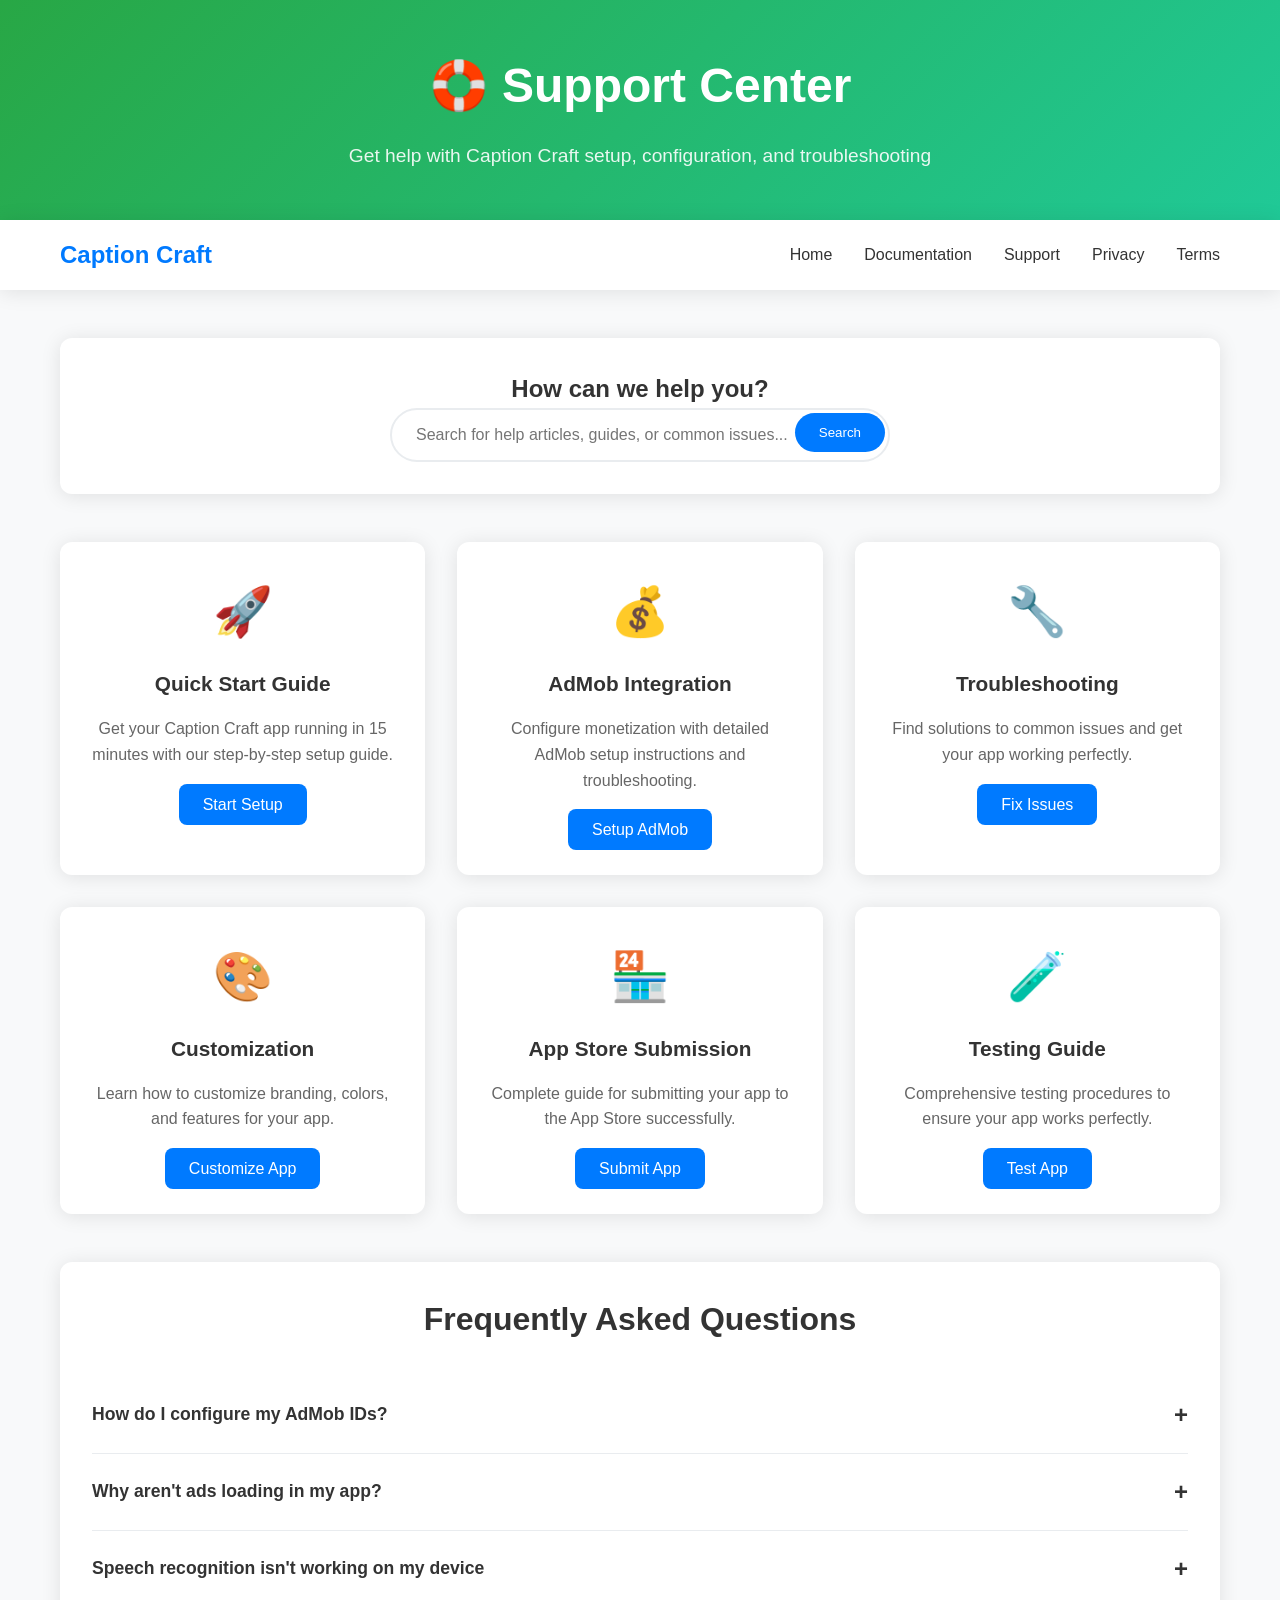
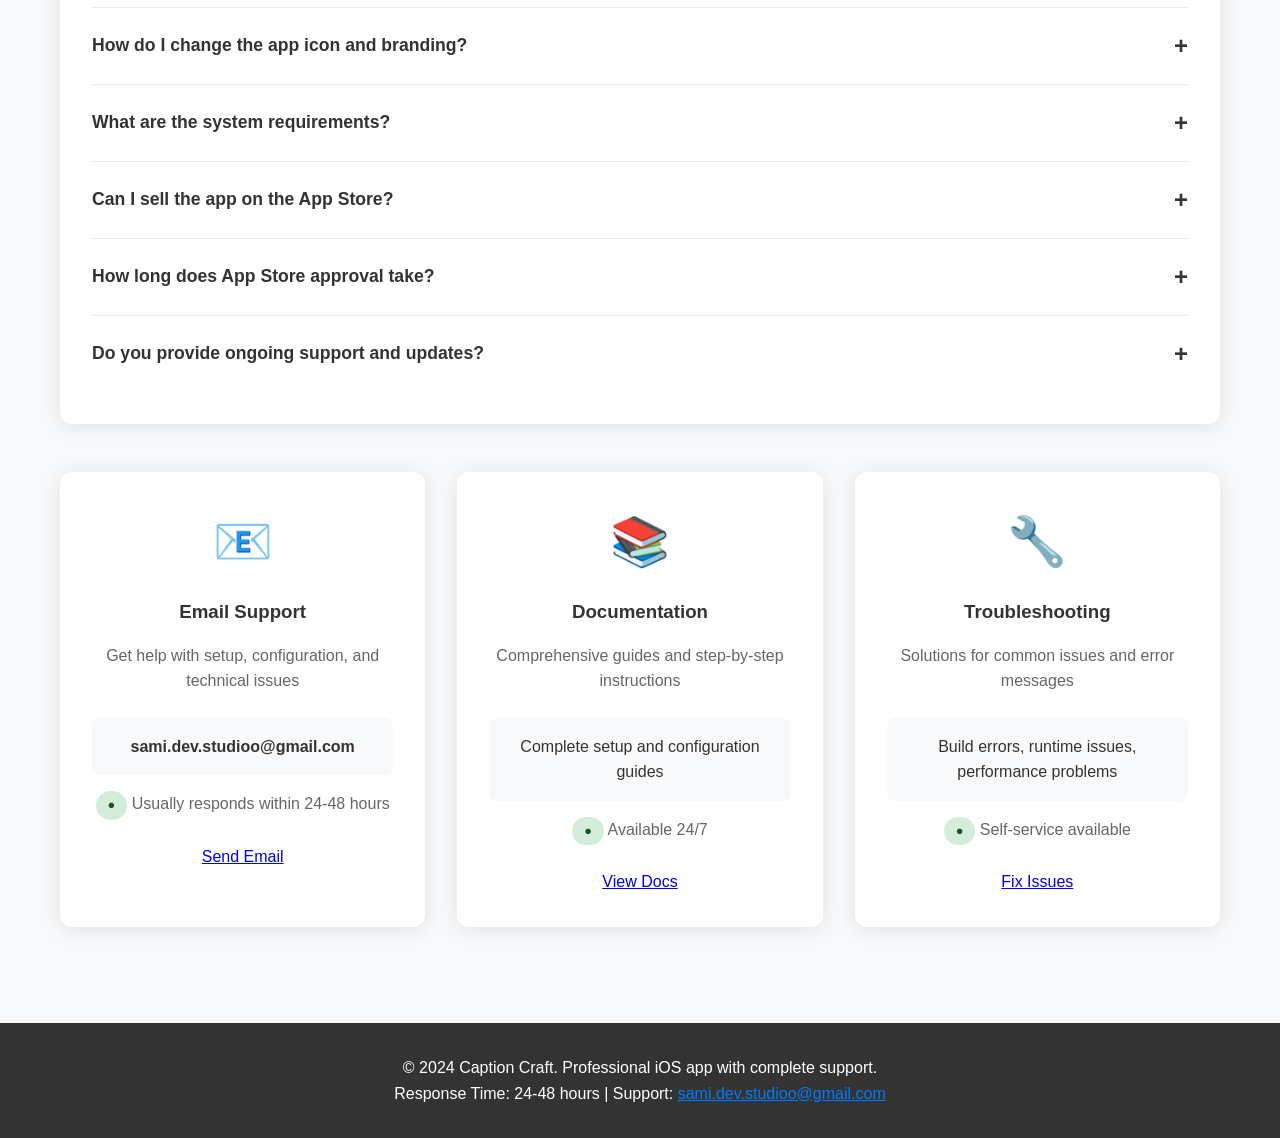
<file: support.html>
<!DOCTYPE html>
<html lang="en">
<head>
    <meta charset="UTF-8">
    <meta name="viewport" content="width=device-width, initial-scale=1.0">
    <title>Caption Craft - Support Center</title>
    <meta name="description" content="Get help with Caption Craft - AI video subtitle generator. Setup guides, troubleshooting, and developer support.">

    <!-- Favicon -->
    <link rel="icon" type="image/png" href="images/favicon.png">
    <link rel="apple-touch-icon" href="images/apple-touch-icon.png">

    <style>
        * {
            margin: 0;
            padding: 0;
            box-sizing: border-box;
        }

        body {
            font-family: -apple-system, BlinkMacSystemFont, 'Segoe UI', Roboto, Oxygen, Ubuntu, Cantarell, sans-serif;
            line-height: 1.6;
            color: #333;
            background: #f8f9fa;
        }

        .container {
            max-width: 1200px;
            margin: 0 auto;
            padding: 0 20px;
        }

        /* Header */
        .header {
            background: linear-gradient(135deg, #28a745 0%, #20c997 100%);
            color: white;
            padding: 3rem 0;
            text-align: center;
        }

        .header h1 {
            font-size: 3rem;
            font-weight: 700;
            margin-bottom: 1rem;
        }

        .header p {
            font-size: 1.2rem;
            opacity: 0.9;
            max-width: 600px;
            margin: 0 auto;
        }

        /* Navigation */
        .nav {
            background: white;
            box-shadow: 0 2px 20px rgba(0,0,0,0.1);
            position: sticky;
            top: 0;
            z-index: 100;
        }

        .nav-container {
            display: flex;
            justify-content: space-between;
            align-items: center;
            padding: 1rem 0;
        }

        .nav-logo {
            font-size: 1.5rem;
            font-weight: bold;
            color: #007AFF;
        }

        .nav-links {
            display: flex;
            list-style: none;
            gap: 2rem;
        }

        .nav-links a {
            text-decoration: none;
            color: #333;
            font-weight: 500;
            transition: color 0.3s;
        }

        .nav-links a:hover {
            color: #007AFF;
        }

        /* Main Content */
        .main {
            padding: 3rem 0;
        }

        /* Search */
        .search-section {
            background: white;
            border-radius: 12px;
            padding: 2rem;
            margin-bottom: 3rem;
            box-shadow: 0 2px 20px rgba(0,0,0,0.1);
            text-align: center;
        }

        .search-box {
            max-width: 500px;
            margin: 0 auto;
            position: relative;
        }

        .search-input {
            width: 100%;
            padding: 1rem 1.5rem;
            border: 2px solid #e9ecef;
            border-radius: 50px;
            font-size: 1rem;
            outline: none;
            transition: border-color 0.3s;
        }

        .search-input:focus {
            border-color: #007AFF;
        }

        .search-btn {
            position: absolute;
            right: 5px;
            top: 5px;
            background: #007AFF;
            color: white;
            border: none;
            padding: 0.75rem 1.5rem;
            border-radius: 50px;
            cursor: pointer;
            transition: background 0.3s;
        }

        .search-btn:hover {
            background: #0056b3;
        }

        /* Quick Help */
        .quick-help {
            display: grid;
            grid-template-columns: repeat(auto-fit, minmax(300px, 1fr));
            gap: 2rem;
            margin-bottom: 3rem;
        }

        .help-card {
            background: white;
            border-radius: 12px;
            padding: 2rem;
            box-shadow: 0 2px 20px rgba(0,0,0,0.1);
            text-align: center;
            transition: transform 0.3s, box-shadow 0.3s;
        }

        .help-card:hover {
            transform: translateY(-5px);
            box-shadow: 0 10px 30px rgba(0,0,0,0.15);
        }

        .help-icon {
            font-size: 3rem;
            margin-bottom: 1rem;
        }

        .help-card h3 {
            color: #333;
            margin-bottom: 1rem;
            font-size: 1.3rem;
        }

        .help-card p {
            color: #666;
            margin-bottom: 1.5rem;
        }

        .help-card .btn {
            background: #007AFF;
            color: white;
            padding: 0.75rem 1.5rem;
            border-radius: 8px;
            text-decoration: none;
            font-weight: 500;
            transition: background 0.3s;
        }

        .help-card .btn:hover {
            background: #0056b3;
        }

        /* FAQ Section */
        .faq-section {
            background: white;
            border-radius: 12px;
            padding: 2rem;
            margin-bottom: 3rem;
            box-shadow: 0 2px 20px rgba(0,0,0,0.1);
        }

        .faq-section h2 {
            color: #333;
            margin-bottom: 2rem;
            text-align: center;
            font-size: 2rem;
        }

        .faq-item {
            border-bottom: 1px solid #e9ecef;
            padding: 1.5rem 0;
        }

        .faq-item:last-child {
            border-bottom: none;
        }

        .faq-question {
            background: none;
            border: none;
            width: 100%;
            text-align: left;
            font-size: 1.1rem;
            font-weight: 600;
            color: #333;
            padding: 0;
            cursor: pointer;
            display: flex;
            justify-content: space-between;
            align-items: center;
        }

        .faq-question:hover {
            color: #007AFF;
        }

        .faq-answer {
            margin-top: 1rem;
            color: #666;
            line-height: 1.6;
            display: none;
        }

        .faq-answer.active {
            display: block;
        }

        .faq-toggle {
            font-size: 1.5rem;
            transition: transform 0.3s;
        }

        .faq-toggle.active {
            transform: rotate(45deg);
        }

        /* Contact Section */
        .contact-section {
            display: grid;
            grid-template-columns: repeat(auto-fit, minmax(300px, 1fr));
            gap: 2rem;
        }

        .contact-card {
            background: white;
            border-radius: 12px;
            padding: 2rem;
            box-shadow: 0 2px 20px rgba(0,0,0,0.1);
            text-align: center;
        }

        .contact-icon {
            font-size: 3rem;
            margin-bottom: 1rem;
            color: #007AFF;
        }

        .contact-card h3 {
            color: #333;
            margin-bottom: 1rem;
        }

        .contact-card p {
            color: #666;
            margin-bottom: 1.5rem;
        }

        .contact-info {
            background: #f8f9fa;
            padding: 1rem;
            border-radius: 8px;
            margin-bottom: 1rem;
        }

        /* Status Indicators */
        .status {
            display: inline-block;
            padding: 0.25rem 0.75rem;
            border-radius: 50px;
            font-size: 0.8rem;
            font-weight: 500;
        }

        .status.online {
            background: #d4edda;
            color: #155724;
        }

        .status.away {
            background: #fff3cd;
            color: #856404;
        }

        .status.offline {
            background: #f8d7da;
            color: #721c24;
        }

        /* Footer */
        .footer {
            background: #333;
            color: white;
            text-align: center;
            padding: 2rem 0;
            margin-top: 3rem;
        }

        /* Mobile Responsive */
        @media (max-width: 768px) {
            .header h1 {
                font-size: 2rem;
            }

            .nav-links {
                display: none;
            }

            .quick-help {
                grid-template-columns: 1fr;
            }

            .contact-section {
                grid-template-columns: 1fr;
            }
        }
    </style>
</head>
<body>
    <!-- Header -->
    <header class="header">
        <div class="container">
            <h1>🛟 Support Center</h1>
            <p>Get help with Caption Craft setup, configuration, and troubleshooting</p>
        </div>
    </header>

    <!-- Navigation -->
    <nav class="nav">
        <div class="container">
            <div class="nav-container">
                <div class="nav-logo">Caption Craft</div>
                <ul class="nav-links">
                    <li><a href="index.html">Home</a></li>
                    <li><a href="docs.html">Documentation</a></li>
                    <li><a href="support.html" class="active">Support</a></li>
                    <li><a href="privacy.html">Privacy</a></li>
                    <li><a href="terms.html">Terms</a></li>
                </ul>
            </div>
        </div>
    </nav>

    <!-- Main Content -->
    <main class="container">
        <div class="main">
            <!-- Search Section -->
            <section class="search-section">
                <h2>How can we help you?</h2>
                <div class="search-box">
                    <input type="text" class="search-input" placeholder="Search for help articles, guides, or common issues...">
                    <button class="search-btn">Search</button>
                </div>
            </section>

            <!-- Quick Help -->
            <section class="quick-help">
                <div class="help-card">
                    <div class="help-icon">🚀</div>
                    <h3>Quick Start Guide</h3>
                    <p>Get your Caption Craft app running in 15 minutes with our step-by-step setup guide.</p>
                    <a href="docs.html#quick-start" class="btn">Start Setup</a>
                </div>

                <div class="help-card">
                    <div class="help-icon">💰</div>
                    <h3>AdMob Integration</h3>
                    <p>Configure monetization with detailed AdMob setup instructions and troubleshooting.</p>
                    <a href="docs.html#admob-setup" class="btn">Setup AdMob</a>
                </div>

                <div class="help-card">
                    <div class="help-icon">🔧</div>
                    <h3>Troubleshooting</h3>
                    <p>Find solutions to common issues and get your app working perfectly.</p>
                    <a href="docs.html#troubleshooting" class="btn">Fix Issues</a>
                </div>

                <div class="help-card">
                    <div class="help-icon">🎨</div>
                    <h3>Customization</h3>
                    <p>Learn how to customize branding, colors, and features for your app.</p>
                    <a href="docs.html#customization" class="btn">Customize App</a>
                </div>

                <div class="help-card">
                    <div class="help-icon">🏪</div>
                    <h3>App Store Submission</h3>
                    <p>Complete guide for submitting your app to the App Store successfully.</p>
                    <a href="docs.html#app-store" class="btn">Submit App</a>
                </div>

                <div class="help-card">
                    <div class="help-icon">🧪</div>
                    <h3>Testing Guide</h3>
                    <p>Comprehensive testing procedures to ensure your app works perfectly.</p>
                    <a href="docs.html#testing" class="btn">Test App</a>
                </div>
            </section>

            <!-- FAQ Section -->
            <section class="faq-section">
                <h2>Frequently Asked Questions</h2>

                <div class="faq-item">
                    <button class="faq-question">
                        How do I configure my AdMob IDs?
                        <span class="faq-toggle">+</span>
                    </button>
                    <div class="faq-answer">
                        <p>You need to update two files with your AdMob IDs:</p>
                        <ol>
                            <li><strong>Info.plist:</strong> Update the GADApplicationIdentifier with your AdMob App ID</li>
                            <li><strong>Constants.swift:</strong> Update the rewardedAdUnitID with your Ad Unit ID</li>
                        </ol>
                        <p>Find detailed instructions in our <a href="docs.html#admob-setup">AdMob Setup Guide</a>.</p>
                    </div>
                </div>

                <div class="faq-item">
                    <button class="faq-question">
                        Why aren't ads loading in my app?
                        <span class="faq-toggle">+</span>
                    </button>
                    <div class="faq-answer">
                        <p>Common causes and solutions:</p>
                        <ul>
                            <li><strong>Wrong IDs:</strong> Double-check your AdMob App ID and Ad Unit ID</li>
                            <li><strong>Account not approved:</strong> Wait 24-48 hours after creating AdMob account</li>
                            <li><strong>Testing location:</strong> Ads may not be available in all regions</li>
                            <li><strong>Internet connection:</strong> Ensure device has stable internet</li>
                        </ul>
                        <p>See our <a href="docs.html#troubleshooting">Troubleshooting Guide</a> for more details.</p>
                    </div>
                </div>

                <div class="faq-item">
                    <button class="faq-question">
                        Speech recognition isn't working on my device
                        <span class="faq-toggle">+</span>
                    </button>
                    <div class="faq-answer">
                        <p>Speech recognition only works on physical devices, not simulators. Make sure:</p>
                        <ul>
                            <li>You're testing on a real iPhone or iPad</li>
                            <li>Microphone permissions are granted</li>
                            <li>The video has clear, audible speech</li>
                            <li>Selected language is supported</li>
                        </ul>
                    </div>
                </div>

                <div class="faq-item">
                    <button class="faq-question">
                        How do I change the app icon and branding?
                        <span class="faq-toggle">+</span>
                    </button>
                    <div class="faq-answer">
                        <p>To customize your app's appearance:</p>
                        <ol>
                            <li><strong>App Icon:</strong> Replace files in Assets.xcassets/AppIcon.appiconset/</li>
                            <li><strong>Colors:</strong> Update the Colors struct in Constants.swift</li>
                            <li><strong>App Name:</strong> Change Display Name in Xcode project settings</li>
                        </ol>
                        <p>Full instructions in our <a href="docs.html#customization">Customization Guide</a>.</p>
                    </div>
                </div>

                <div class="faq-item">
                    <button class="faq-question">
                        What are the system requirements?
                        <span class="faq-toggle">+</span>
                    </button>
                    <div class="faq-answer">
                        <p>Development Requirements:</p>
                        <ul>
                            <li><strong>Xcode 15.0+</strong> (free from Mac App Store)</li>
                            <li><strong>macOS 10.15+</strong> (Catalina or later)</li>
                            <li><strong>Apple Developer Account</strong> ($99/year)</li>
                            <li><strong>AdMob Account</strong> (free from Google)</li>
                        </ul>
                        <p>App Requirements:</p>
                        <ul>
                            <li><strong>iOS 14.0+</strong> deployment target</li>
                            <li><strong>iPhone/iPad</strong> compatibility</li>
                            <li><strong>Internet connection</strong> for ads</li>
                        </ul>
                    </div>
                </div>

                <div class="faq-item">
                    <button class="faq-question">
                        Can I sell the app on the App Store?
                        <span class="faq-toggle">+</span>
                    </button>
                    <div class="faq-answer">
                        <p>Yes! The commercial license allows you to:</p>
                        <ul>
                            <li>Sell unlimited customized apps</li>
                            <li>White-label for client projects</li>
                            <li>Modify and rebrand completely</li>
                            <li>Monetize with AdMob or other methods</li>
                        </ul>
                        <p>You cannot resell the source code itself, only the compiled apps.</p>
                    </div>
                </div>

                <div class="faq-item">
                    <button class="faq-question">
                        How long does App Store approval take?
                        <span class="faq-toggle">+</span>
                    </button>
                    <div class="faq-answer">
                        <p>App Store review timeline:</p>
                        <ul>
                            <li><strong>Review Time:</strong> Usually 24-48 hours</li>
                            <li><strong>Approval Rate:</strong> High when following guidelines</li>
                            <li><strong>Common Issues:</strong> Missing metadata or guideline violations</li>
                        </ul>
                        <p>Follow our <a href="docs.html#app-store">App Store Submission Guide</a> for best results.</p>
                    </div>
                </div>

                <div class="faq-item">
                    <button class="faq-question">
                        Do you provide ongoing support and updates?
                        <span class="faq-toggle">+</span>
                    </button>
                    <div class="faq-answer">
                        <p>Yes! Support includes:</p>
                        <ul>
                            <li><strong>Email Support:</strong> Setup and configuration help</li>
                            <li><strong>Bug Fixes:</strong> Issues resolved promptly</li>
                            <li><strong>iOS Updates:</strong> Compatibility with new iOS versions</li>
                            <li><strong>Documentation:</strong> Regular improvements and additions</li>
                        </ul>
                        <p>Response time: 24-48 hours for most inquiries.</p>
                    </div>
                </div>
            </section>

            <!-- Contact Section -->
            <section class="contact-section">
                <div class="contact-card">
                    <div class="contact-icon">📧</div>
                    <h3>Email Support</h3>
                    <p>Get help with setup, configuration, and technical issues</p>
                    <div class="contact-info">
                        <strong>sami.dev.studioo@gmail.com</strong>
                    </div>
                    <p><span class="status online">●</span> Usually responds within 24-48 hours</p>
                    <a href="mailto:sami.dev.studioo@gmail.com?subject=Caption%20Craft%20Support" class="btn">Send Email</a>
                </div>

                <div class="contact-card">
                    <div class="contact-icon">📚</div>
                    <h3>Documentation</h3>
                    <p>Comprehensive guides and step-by-step instructions</p>
                    <div class="contact-info">
                        Complete setup and configuration guides
                    </div>
                    <p><span class="status online">●</span> Available 24/7</p>
                    <a href="docs.html" class="btn">View Docs</a>
                </div>

                <div class="contact-card">
                    <div class="contact-icon">🔧</div>
                    <h3>Troubleshooting</h3>
                    <p>Solutions for common issues and error messages</p>
                    <div class="contact-info">
                        Build errors, runtime issues, performance problems
                    </div>
                    <p><span class="status online">●</span> Self-service available</p>
                    <a href="docs.html#troubleshooting" class="btn">Fix Issues</a>
                </div>
            </section>
        </div>
    </main>

    <!-- Footer -->
    <footer class="footer">
        <div class="container">
            <p>&copy; 2024 Caption Craft. Professional iOS app with complete support.</p>
            <p>Response Time: 24-48 hours | Support: <a href="mailto:sami.dev.studioo@gmail.com" style="color: #007AFF;">sami.dev.studioo@gmail.com</a></p>
        </div>
    </footer>

    <script>
        // FAQ functionality
        document.addEventListener('DOMContentLoaded', function() {
            const faqQuestions = document.querySelectorAll('.faq-question');

            faqQuestions.forEach(question => {
                question.addEventListener('click', function() {
                    const answer = this.nextElementSibling;
                    const toggle = this.querySelector('.faq-toggle');

                    // Close all other FAQ items
                    faqQuestions.forEach(otherQuestion => {
                        if (otherQuestion !== this) {
                            const otherAnswer = otherQuestion.nextElementSibling;
                            const otherToggle = otherQuestion.querySelector('.faq-toggle');
                            otherAnswer.classList.remove('active');
                            otherToggle.classList.remove('active');
                            otherToggle.textContent = '+';
                        }
                    });

                    // Toggle current FAQ item
                    answer.classList.toggle('active');
                    toggle.classList.toggle('active');
                    toggle.textContent = answer.classList.contains('active') ? '×' : '+';
                });
            });

            // Search functionality
            const searchInput = document.querySelector('.search-input');
            const searchBtn = document.querySelector('.search-btn');

            function performSearch() {
                const query = searchInput.value.toLowerCase().trim();
                if (query) {
                    // Simple search in FAQ content
                    const faqItems = document.querySelectorAll('.faq-item');
                    let found = false;

                    faqItems.forEach(item => {
                        const question = item.querySelector('.faq-question').textContent.toLowerCase();
                        const answer = item.querySelector('.faq-answer').textContent.toLowerCase();

                        if (question.includes(query) || answer.includes(query)) {
                            item.style.display = 'block';
                            item.style.backgroundColor = '#f0f7ff';
                            found = true;
                        } else {
                            item.style.display = 'none';
                        }
                    });

                    if (!found) {
                        alert('No results found. Try different keywords or contact support for help.');
                        // Reset display
                        faqItems.forEach(item => {
                            item.style.display = 'block';
                            item.style.backgroundColor = '';
                        });
                    }
                } else {
                    // Reset all items
                    const faqItems = document.querySelectorAll('.faq-item');
                    faqItems.forEach(item => {
                        item.style.display = 'block';
                        item.style.backgroundColor = '';
                    });
                }
            }

            searchBtn.addEventListener('click', performSearch);
            searchInput.addEventListener('keypress', function(e) {
                if (e.key === 'Enter') {
                    performSearch();
                }
            });

            // Clear search on input change
            searchInput.addEventListener('input', function() {
                if (this.value === '') {
                    const faqItems = document.querySelectorAll('.faq-item');
                    faqItems.forEach(item => {
                        item.style.display = 'block';
                        item.style.backgroundColor = '';
                    });
                }
            });
        });
    </script>
</body>
</html>
</file>
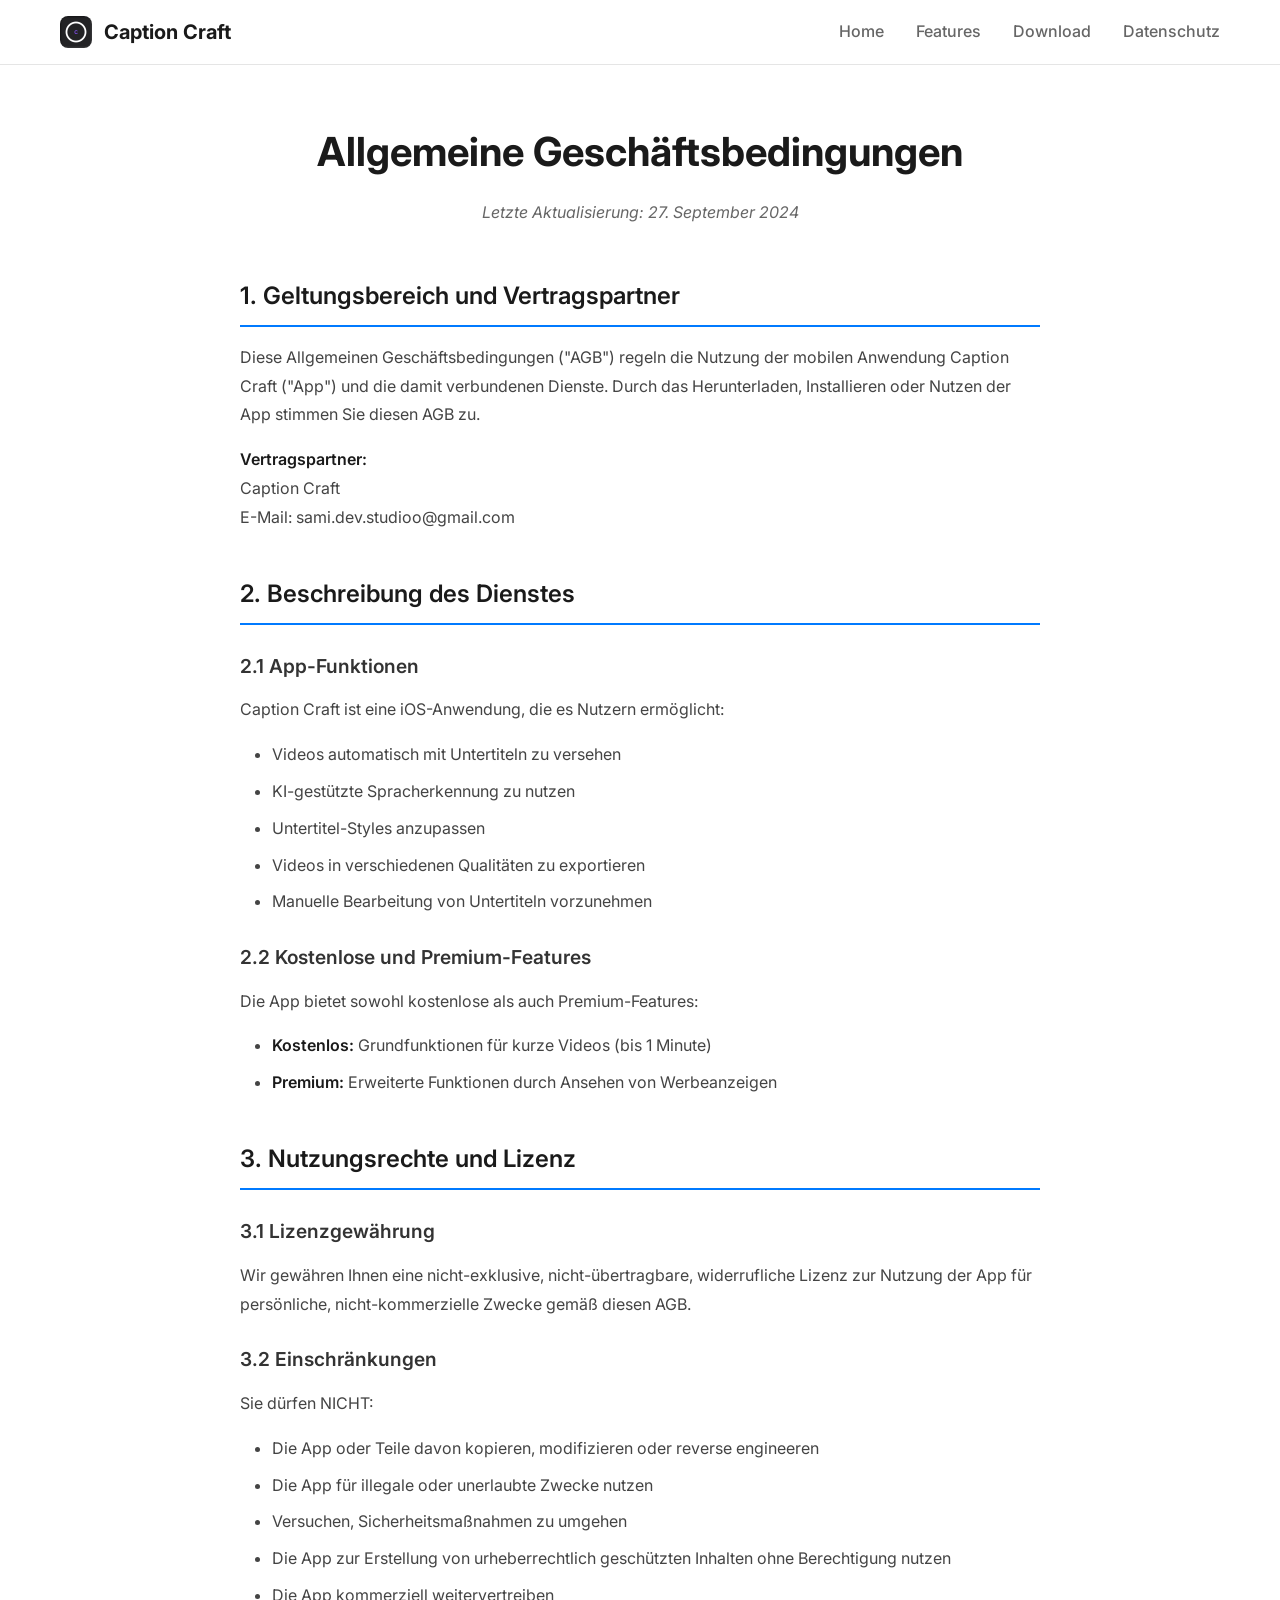
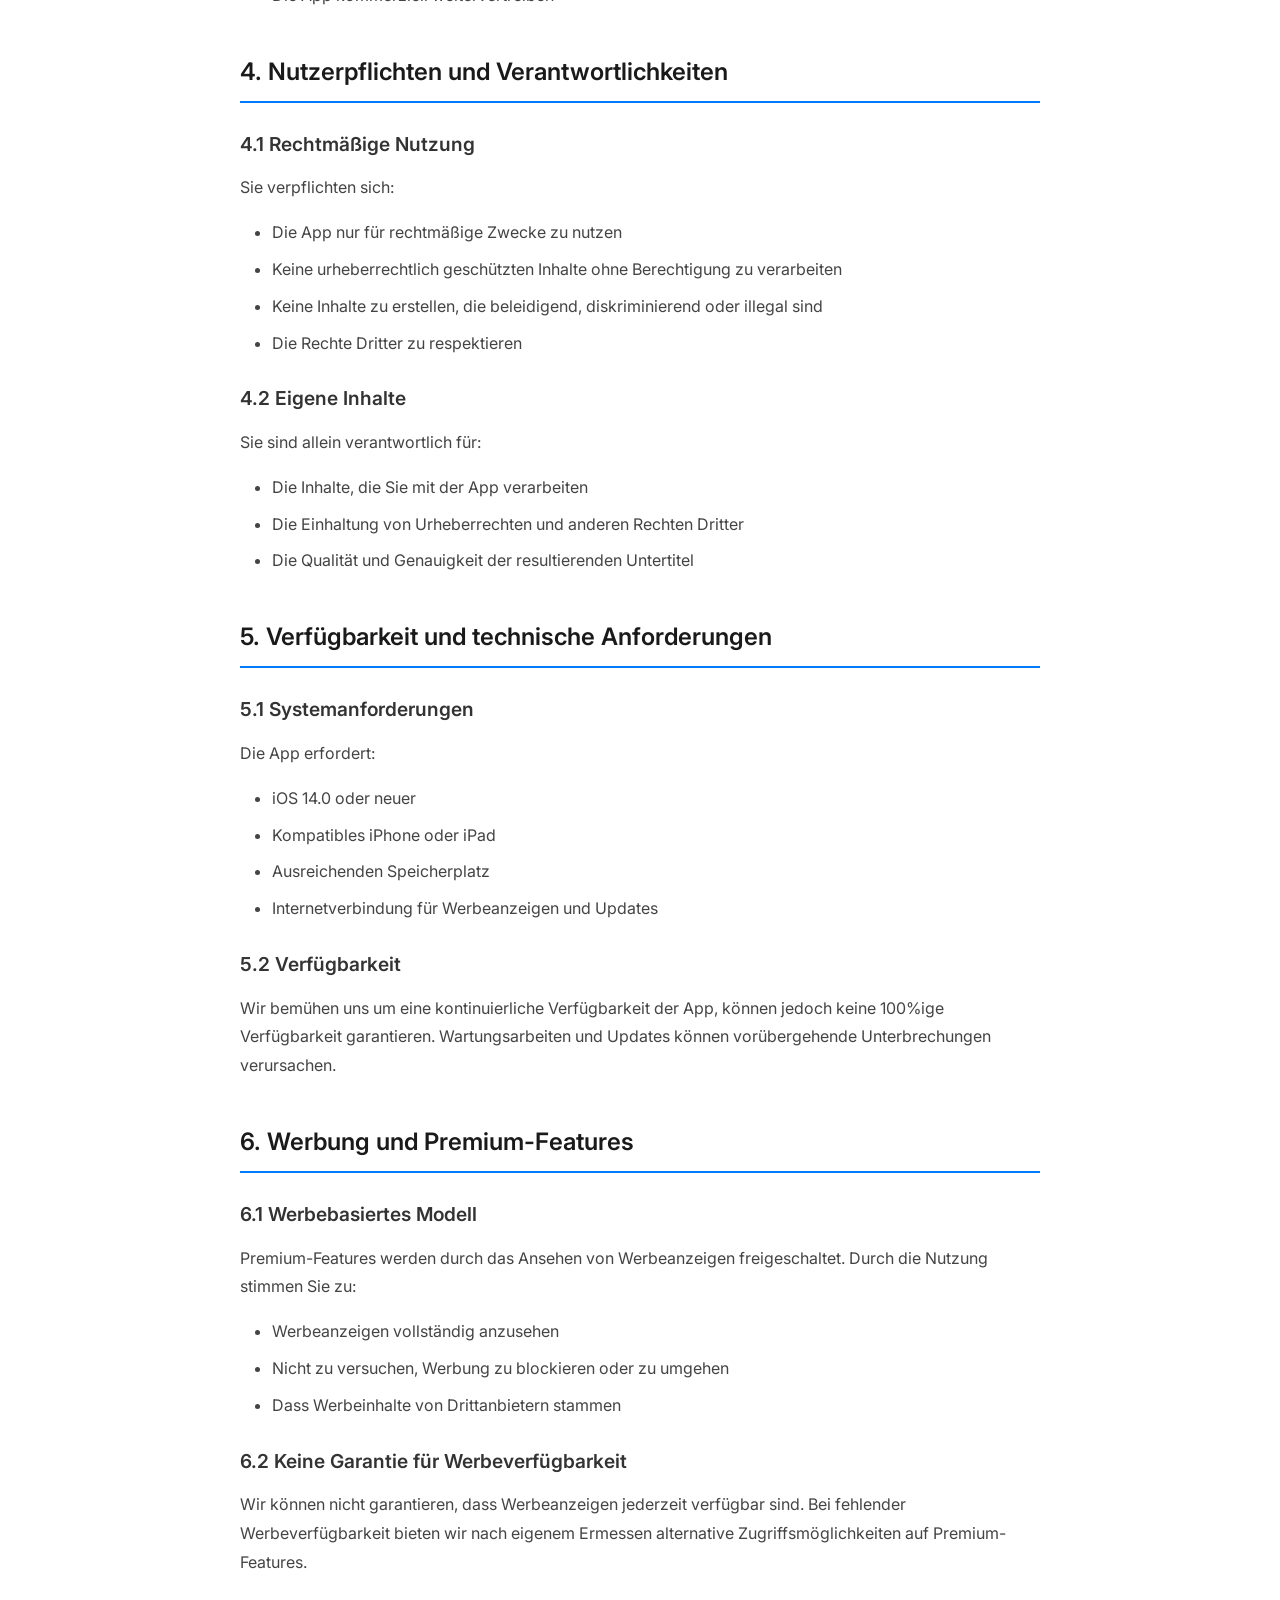
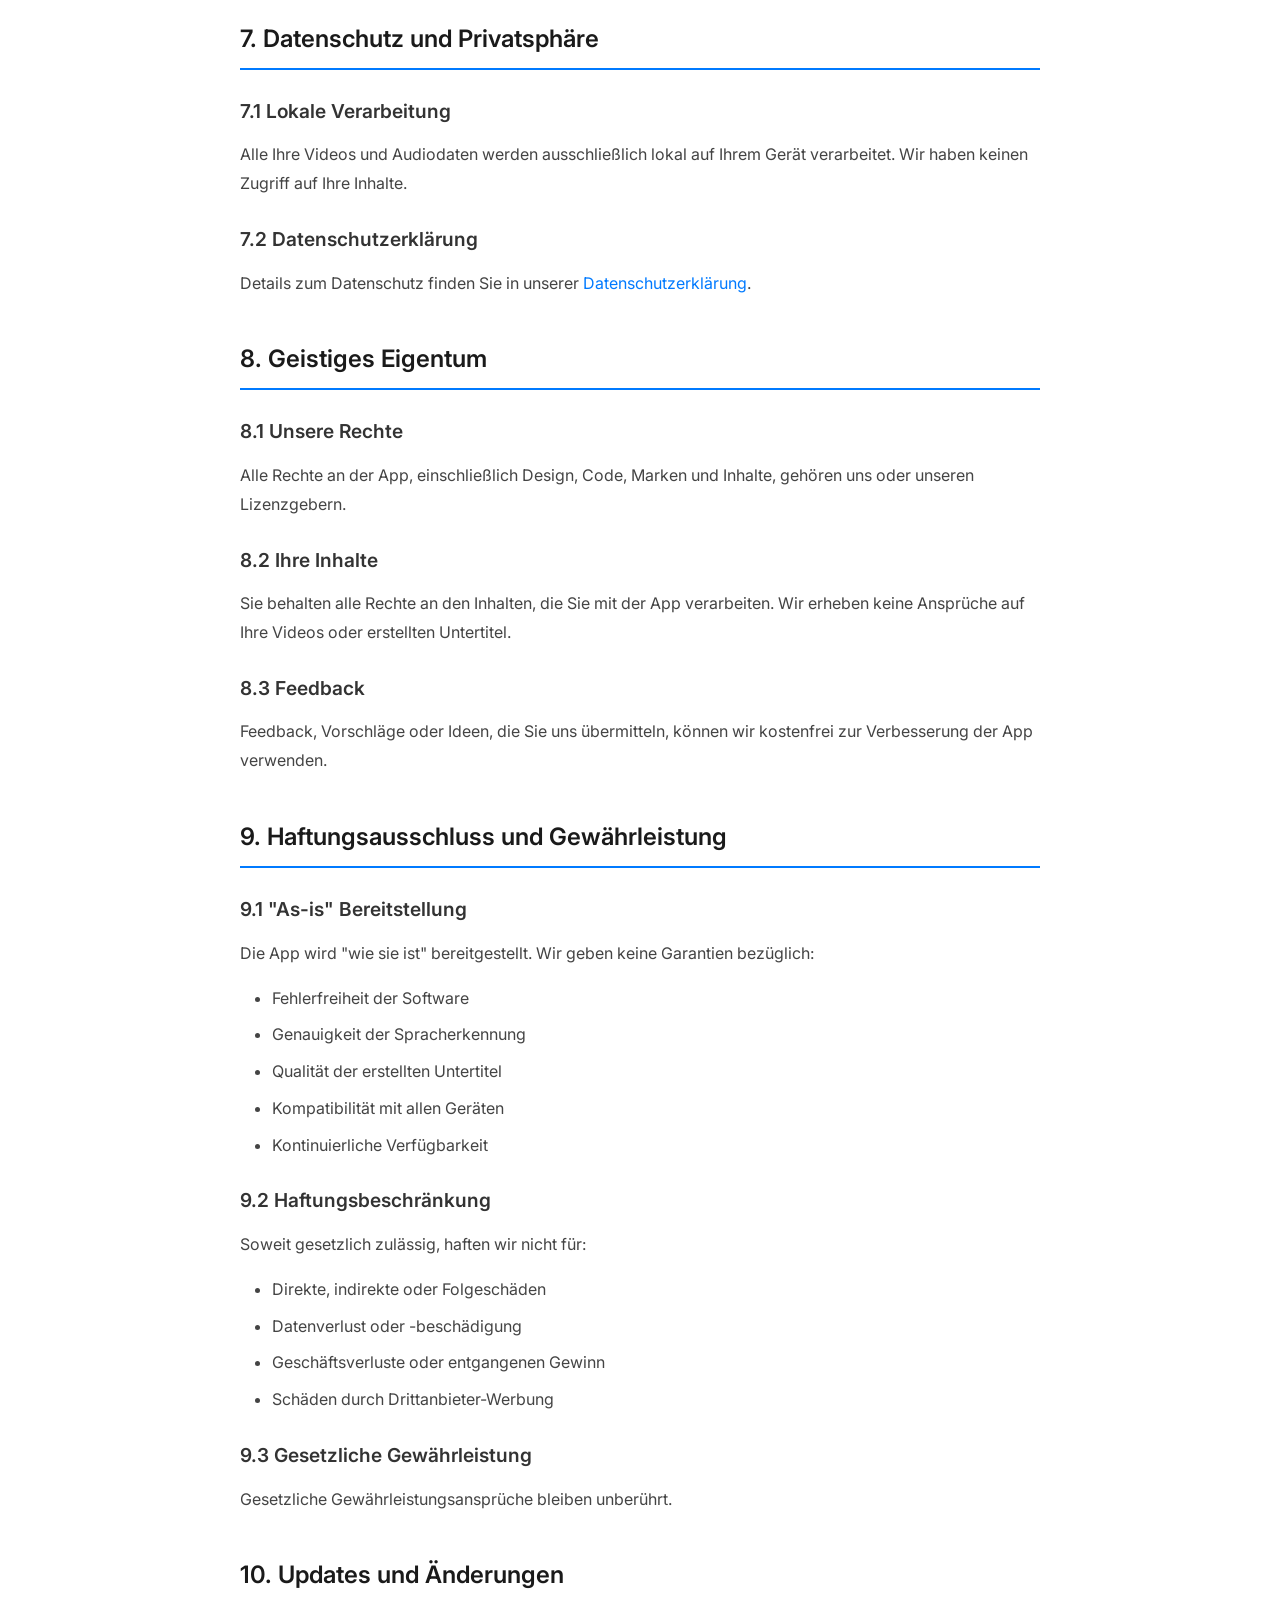
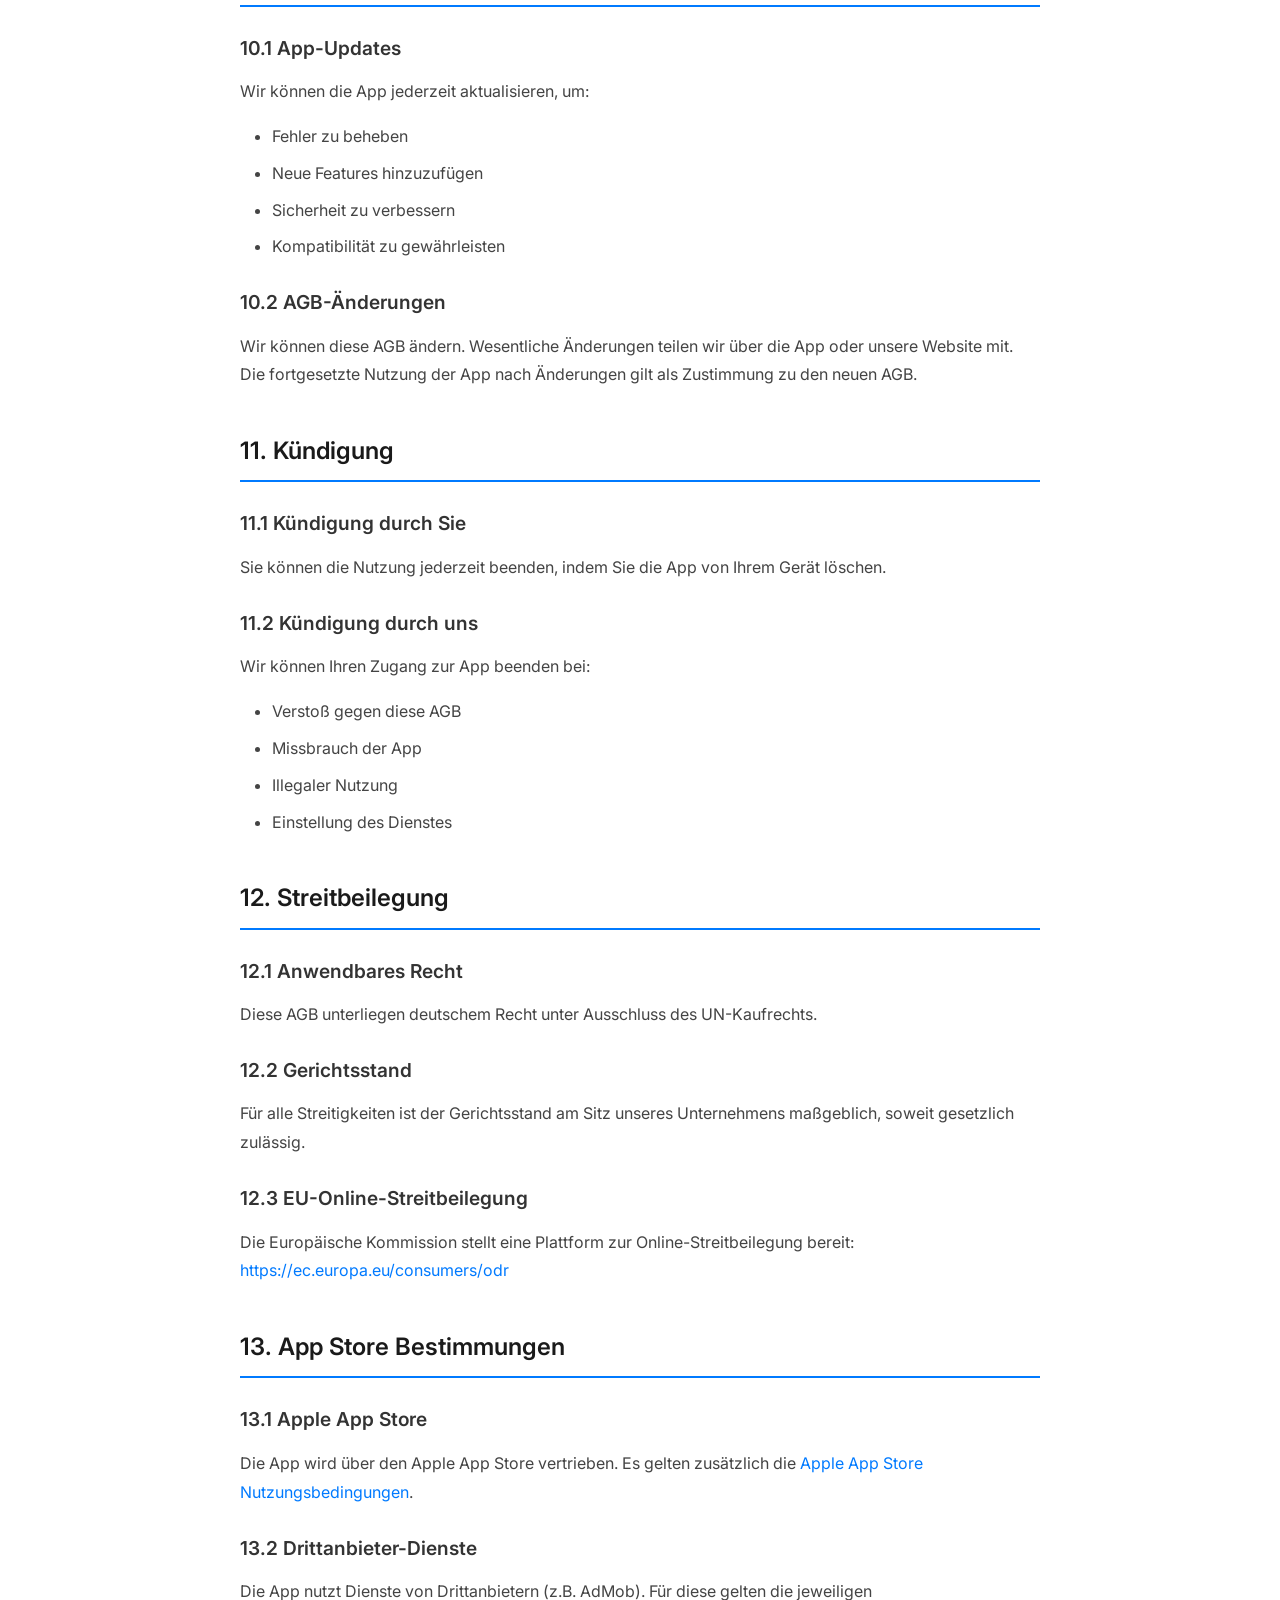
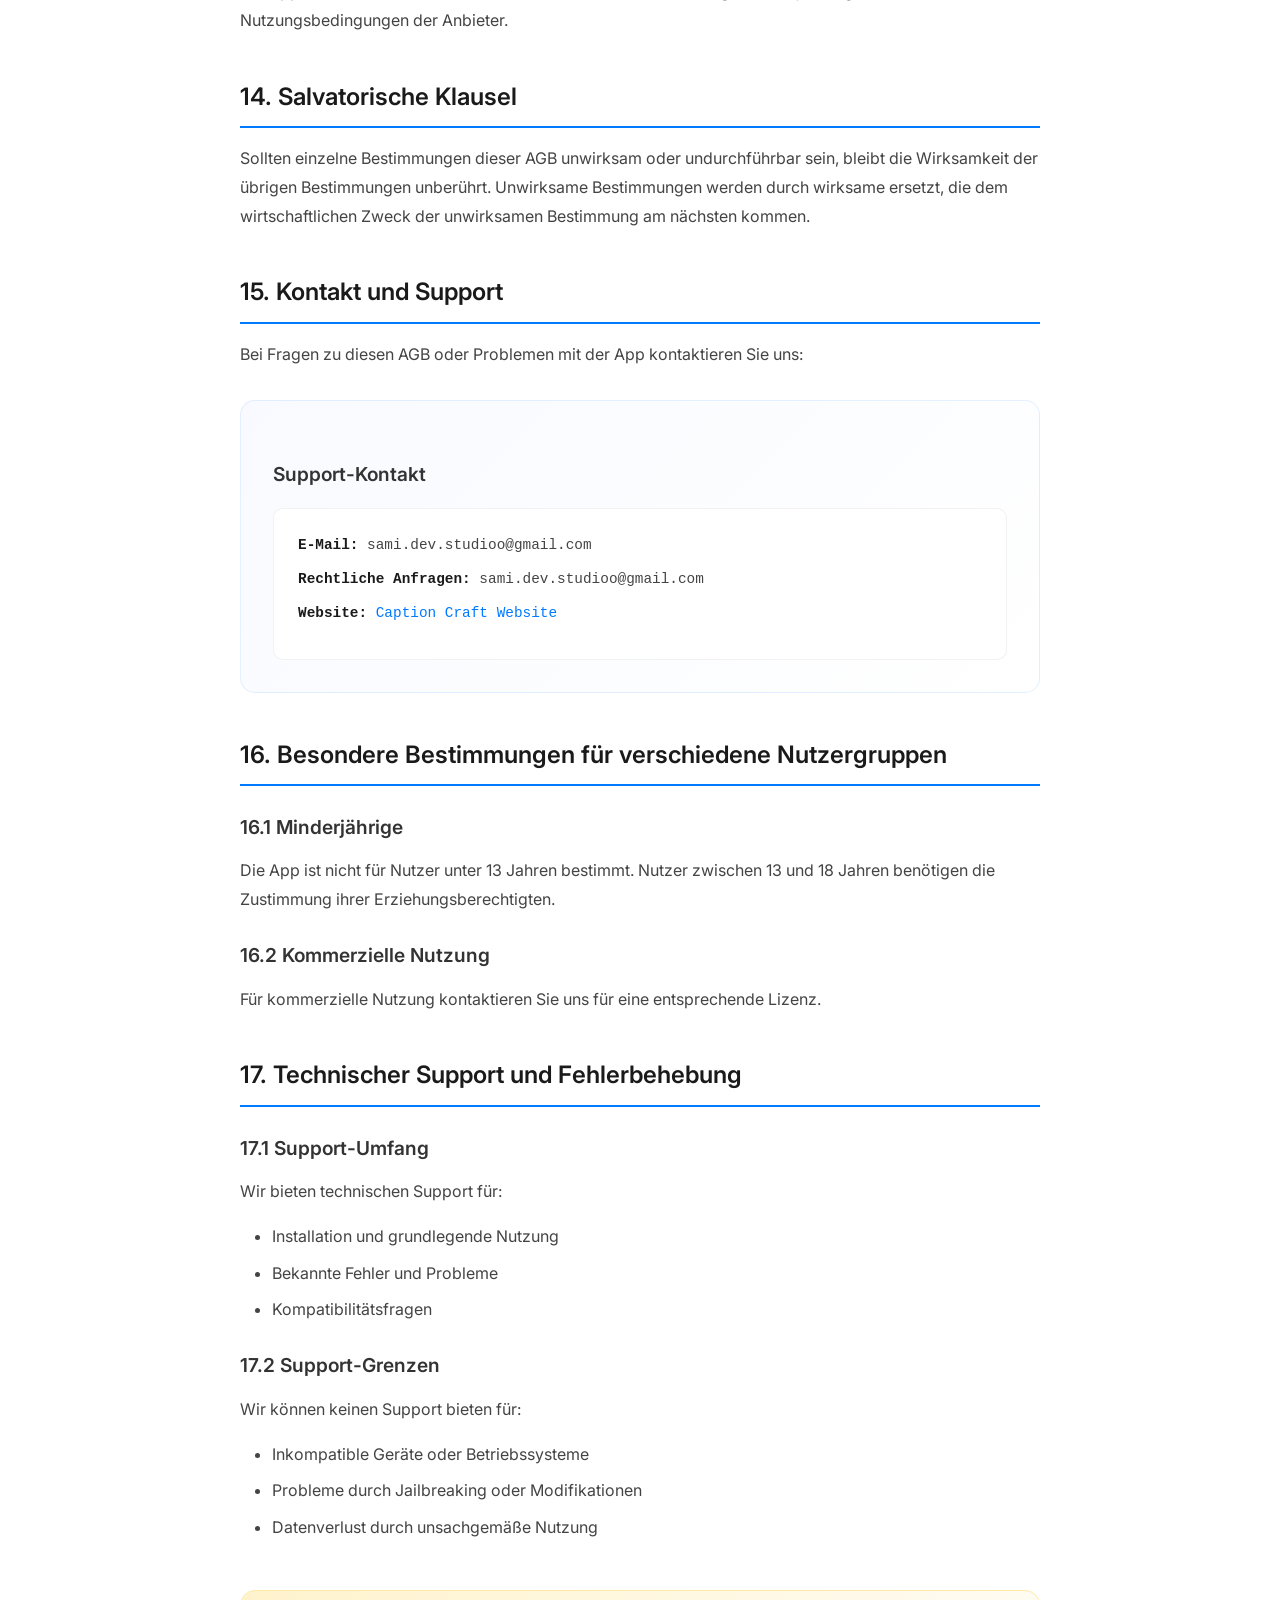
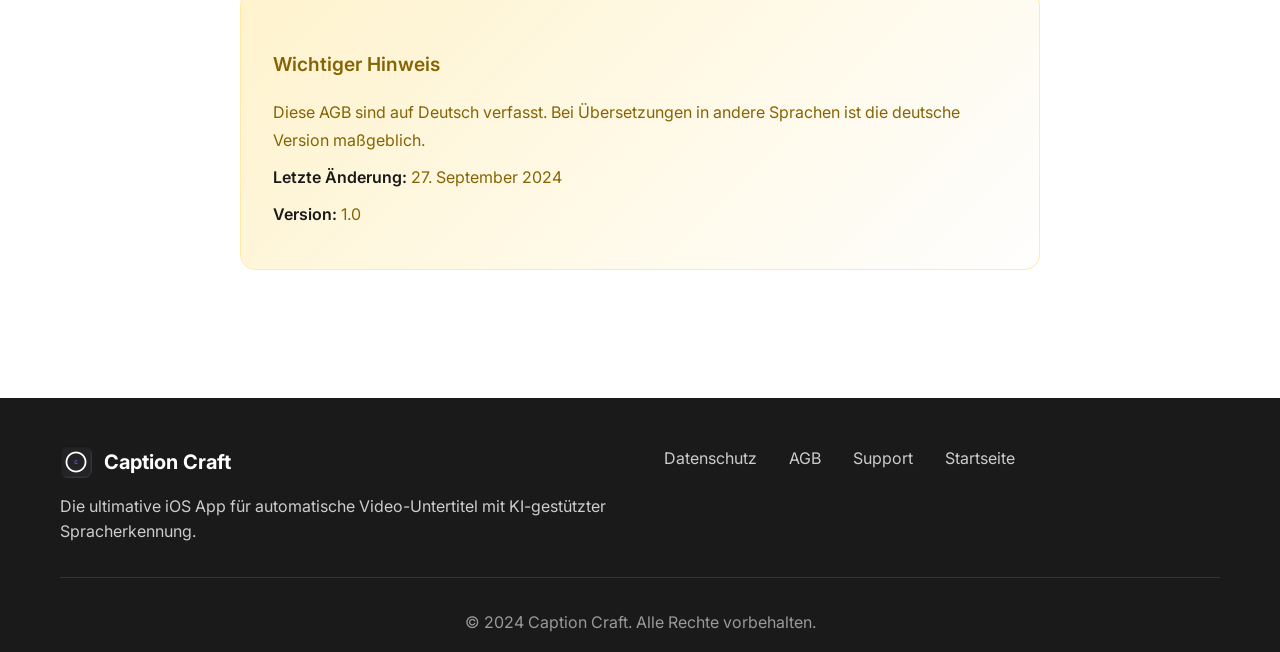
<file: terms.html>
<!DOCTYPE html>
<html lang="de">
<head>
    <meta charset="UTF-8">
    <meta name="viewport" content="width=device-width, initial-scale=1.0">
    <title>Allgemeine Geschäftsbedingungen - Caption Craft</title>
    <link rel="stylesheet" href="styles.css">
    <link rel="icon" type="image/x-icon" href="favicon.ico">
    <link href="https://fonts.googleapis.com/css2?family=Inter:wght@300;400;500;600;700&display=swap" rel="stylesheet">
</head>
<body>
    <!-- Navigation -->
    <nav class="navbar">
        <div class="nav-container">
            <div class="nav-logo">
                <img src="images/app-icon.png" alt="Caption Craft" class="logo-icon">
                <span class="logo-text">Caption Craft</span>
            </div>
            <div class="nav-menu">
                <a href="index.html" class="nav-link">Home</a>
                <a href="index.html#features" class="nav-link">Features</a>
                <a href="index.html#download" class="nav-link">Download</a>
                <a href="privacy.html" class="nav-link">Datenschutz</a>
            </div>
        </div>
    </nav>

    <!-- Terms of Service Content -->
    <section class="legal-content">
        <div class="container">
            <div class="legal-header">
                <h1>Allgemeine Geschäftsbedingungen</h1>
                <p class="last-updated">Letzte Aktualisierung: 27. September 2024</p>
            </div>

            <div class="legal-body">
                <h2>1. Geltungsbereich und Vertragspartner</h2>
                <p>Diese Allgemeinen Geschäftsbedingungen ("AGB") regeln die Nutzung der mobilen Anwendung Caption Craft ("App") und die damit verbundenen Dienste. Durch das Herunterladen, Installieren oder Nutzen der App stimmen Sie diesen AGB zu.</p>

                <p><strong>Vertragspartner:</strong><br>
                Caption Craft<br>
                E-Mail: sami.dev.studioo@gmail.com</p>

                <h2>2. Beschreibung des Dienstes</h2>
                <h3>2.1 App-Funktionen</h3>
                <p>Caption Craft ist eine iOS-Anwendung, die es Nutzern ermöglicht:</p>
                <ul>
                    <li>Videos automatisch mit Untertiteln zu versehen</li>
                    <li>KI-gestützte Spracherkennung zu nutzen</li>
                    <li>Untertitel-Styles anzupassen</li>
                    <li>Videos in verschiedenen Qualitäten zu exportieren</li>
                    <li>Manuelle Bearbeitung von Untertiteln vorzunehmen</li>
                </ul>

                <h3>2.2 Kostenlose und Premium-Features</h3>
                <p>Die App bietet sowohl kostenlose als auch Premium-Features:</p>
                <ul>
                    <li><strong>Kostenlos:</strong> Grundfunktionen für kurze Videos (bis 1 Minute)</li>
                    <li><strong>Premium:</strong> Erweiterte Funktionen durch Ansehen von Werbeanzeigen</li>
                </ul>

                <h2>3. Nutzungsrechte und Lizenz</h2>
                <h3>3.1 Lizenzgewährung</h3>
                <p>Wir gewähren Ihnen eine nicht-exklusive, nicht-übertragbare, widerrufliche Lizenz zur Nutzung der App für persönliche, nicht-kommerzielle Zwecke gemäß diesen AGB.</p>

                <h3>3.2 Einschränkungen</h3>
                <p>Sie dürfen NICHT:</p>
                <ul>
                    <li>Die App oder Teile davon kopieren, modifizieren oder reverse engineeren</li>
                    <li>Die App für illegale oder unerlaubte Zwecke nutzen</li>
                    <li>Versuchen, Sicherheitsmaßnahmen zu umgehen</li>
                    <li>Die App zur Erstellung von urheberrechtlich geschützten Inhalten ohne Berechtigung nutzen</li>
                    <li>Die App kommerziell weitervertreiben</li>
                </ul>

                <h2>4. Nutzerpflichten und Verantwortlichkeiten</h2>
                <h3>4.1 Rechtmäßige Nutzung</h3>
                <p>Sie verpflichten sich:</p>
                <ul>
                    <li>Die App nur für rechtmäßige Zwecke zu nutzen</li>
                    <li>Keine urheberrechtlich geschützten Inhalte ohne Berechtigung zu verarbeiten</li>
                    <li>Keine Inhalte zu erstellen, die beleidigend, diskriminierend oder illegal sind</li>
                    <li>Die Rechte Dritter zu respektieren</li>
                </ul>

                <h3>4.2 Eigene Inhalte</h3>
                <p>Sie sind allein verantwortlich für:</p>
                <ul>
                    <li>Die Inhalte, die Sie mit der App verarbeiten</li>
                    <li>Die Einhaltung von Urheberrechten und anderen Rechten Dritter</li>
                    <li>Die Qualität und Genauigkeit der resultierenden Untertitel</li>
                </ul>

                <h2>5. Verfügbarkeit und technische Anforderungen</h2>
                <h3>5.1 Systemanforderungen</h3>
                <p>Die App erfordert:</p>
                <ul>
                    <li>iOS 14.0 oder neuer</li>
                    <li>Kompatibles iPhone oder iPad</li>
                    <li>Ausreichenden Speicherplatz</li>
                    <li>Internetverbindung für Werbeanzeigen und Updates</li>
                </ul>

                <h3>5.2 Verfügbarkeit</h3>
                <p>Wir bemühen uns um eine kontinuierliche Verfügbarkeit der App, können jedoch keine 100%ige Verfügbarkeit garantieren. Wartungsarbeiten und Updates können vorübergehende Unterbrechungen verursachen.</p>

                <h2>6. Werbung und Premium-Features</h2>
                <h3>6.1 Werbebasiertes Modell</h3>
                <p>Premium-Features werden durch das Ansehen von Werbeanzeigen freigeschaltet. Durch die Nutzung stimmen Sie zu:</p>
                <ul>
                    <li>Werbeanzeigen vollständig anzusehen</li>
                    <li>Nicht zu versuchen, Werbung zu blockieren oder zu umgehen</li>
                    <li>Dass Werbeinhalte von Drittanbietern stammen</li>
                </ul>

                <h3>6.2 Keine Garantie für Werbeverfügbarkeit</h3>
                <p>Wir können nicht garantieren, dass Werbeanzeigen jederzeit verfügbar sind. Bei fehlender Werbeverfügbarkeit bieten wir nach eigenem Ermessen alternative Zugriffsmöglichkeiten auf Premium-Features.</p>

                <h2>7. Datenschutz und Privatsphäre</h2>
                <h3>7.1 Lokale Verarbeitung</h3>
                <p>Alle Ihre Videos und Audiodaten werden ausschließlich lokal auf Ihrem Gerät verarbeitet. Wir haben keinen Zugriff auf Ihre Inhalte.</p>

                <h3>7.2 Datenschutzerklärung</h3>
                <p>Details zum Datenschutz finden Sie in unserer <a href="privacy.html">Datenschutzerklärung</a>.</p>

                <h2>8. Geistiges Eigentum</h2>
                <h3>8.1 Unsere Rechte</h3>
                <p>Alle Rechte an der App, einschließlich Design, Code, Marken und Inhalte, gehören uns oder unseren Lizenzgebern.</p>

                <h3>8.2 Ihre Inhalte</h3>
                <p>Sie behalten alle Rechte an den Inhalten, die Sie mit der App verarbeiten. Wir erheben keine Ansprüche auf Ihre Videos oder erstellten Untertitel.</p>

                <h3>8.3 Feedback</h3>
                <p>Feedback, Vorschläge oder Ideen, die Sie uns übermitteln, können wir kostenfrei zur Verbesserung der App verwenden.</p>

                <h2>9. Haftungsausschluss und Gewährleistung</h2>
                <h3>9.1 "As-is" Bereitstellung</h3>
                <p>Die App wird "wie sie ist" bereitgestellt. Wir geben keine Garantien bezüglich:</p>
                <ul>
                    <li>Fehlerfreiheit der Software</li>
                    <li>Genauigkeit der Spracherkennung</li>
                    <li>Qualität der erstellten Untertitel</li>
                    <li>Kompatibilität mit allen Geräten</li>
                    <li>Kontinuierliche Verfügbarkeit</li>
                </ul>

                <h3>9.2 Haftungsbeschränkung</h3>
                <p>Soweit gesetzlich zulässig, haften wir nicht für:</p>
                <ul>
                    <li>Direkte, indirekte oder Folgeschäden</li>
                    <li>Datenverlust oder -beschädigung</li>
                    <li>Geschäftsverluste oder entgangenen Gewinn</li>
                    <li>Schäden durch Drittanbieter-Werbung</li>
                </ul>

                <h3>9.3 Gesetzliche Gewährleistung</h3>
                <p>Gesetzliche Gewährleistungsansprüche bleiben unberührt.</p>

                <h2>10. Updates und Änderungen</h2>
                <h3>10.1 App-Updates</h3>
                <p>Wir können die App jederzeit aktualisieren, um:</p>
                <ul>
                    <li>Fehler zu beheben</li>
                    <li>Neue Features hinzuzufügen</li>
                    <li>Sicherheit zu verbessern</li>
                    <li>Kompatibilität zu gewährleisten</li>
                </ul>

                <h3>10.2 AGB-Änderungen</h3>
                <p>Wir können diese AGB ändern. Wesentliche Änderungen teilen wir über die App oder unsere Website mit. Die fortgesetzte Nutzung der App nach Änderungen gilt als Zustimmung zu den neuen AGB.</p>

                <h2>11. Kündigung</h2>
                <h3>11.1 Kündigung durch Sie</h3>
                <p>Sie können die Nutzung jederzeit beenden, indem Sie die App von Ihrem Gerät löschen.</p>

                <h3>11.2 Kündigung durch uns</h3>
                <p>Wir können Ihren Zugang zur App beenden bei:</p>
                <ul>
                    <li>Verstoß gegen diese AGB</li>
                    <li>Missbrauch der App</li>
                    <li>Illegaler Nutzung</li>
                    <li>Einstellung des Dienstes</li>
                </ul>

                <h2>12. Streitbeilegung</h2>
                <h3>12.1 Anwendbares Recht</h3>
                <p>Diese AGB unterliegen deutschem Recht unter Ausschluss des UN-Kaufrechts.</p>

                <h3>12.2 Gerichtsstand</h3>
                <p>Für alle Streitigkeiten ist der Gerichtsstand am Sitz unseres Unternehmens maßgeblich, soweit gesetzlich zulässig.</p>

                <h3>12.3 EU-Online-Streitbeilegung</h3>
                <p>Die Europäische Kommission stellt eine Plattform zur Online-Streitbeilegung bereit: <a href="https://ec.europa.eu/consumers/odr" target="_blank">https://ec.europa.eu/consumers/odr</a></p>

                <h2>13. App Store Bestimmungen</h2>
                <h3>13.1 Apple App Store</h3>
                <p>Die App wird über den Apple App Store vertrieben. Es gelten zusätzlich die <a href="https://www.apple.com/legal/internet-services/itunes/de/terms.html" target="_blank">Apple App Store Nutzungsbedingungen</a>.</p>

                <h3>13.2 Drittanbieter-Dienste</h3>
                <p>Die App nutzt Dienste von Drittanbietern (z.B. AdMob). Für diese gelten die jeweiligen Nutzungsbedingungen der Anbieter.</p>

                <h2>14. Salvatorische Klausel</h2>
                <p>Sollten einzelne Bestimmungen dieser AGB unwirksam oder undurchführbar sein, bleibt die Wirksamkeit der übrigen Bestimmungen unberührt. Unwirksame Bestimmungen werden durch wirksame ersetzt, die dem wirtschaftlichen Zweck der unwirksamen Bestimmung am nächsten kommen.</p>

                <h2>15. Kontakt und Support</h2>
                <p>Bei Fragen zu diesen AGB oder Problemen mit der App kontaktieren Sie uns:</p>

                <div class="contact-section">
                    <h3>Support-Kontakt</h3>
                    <div class="contact-info">
                        <p><strong>E-Mail:</strong> sami.dev.studioo@gmail.com</p>
                        <p><strong>Rechtliche Anfragen:</strong> sami.dev.studioo@gmail.com</p>
                        <p><strong>Website:</strong> <a href="index.html">Caption Craft Website</a></p>
                    </div>
                </div>

                <h2>16. Besondere Bestimmungen für verschiedene Nutzergruppen</h2>
                <h3>16.1 Minderjährige</h3>
                <p>Die App ist nicht für Nutzer unter 13 Jahren bestimmt. Nutzer zwischen 13 und 18 Jahren benötigen die Zustimmung ihrer Erziehungsberechtigten.</p>

                <h3>16.2 Kommerzielle Nutzung</h3>
                <p>Für kommerzielle Nutzung kontaktieren Sie uns für eine entsprechende Lizenz.</p>

                <h2>17. Technischer Support und Fehlerbehebung</h2>
                <h3>17.1 Support-Umfang</h3>
                <p>Wir bieten technischen Support für:</p>
                <ul>
                    <li>Installation und grundlegende Nutzung</li>
                    <li>Bekannte Fehler und Probleme</li>
                    <li>Kompatibilitätsfragen</li>
                </ul>

                <h3>17.2 Support-Grenzen</h3>
                <p>Wir können keinen Support bieten für:</p>
                <ul>
                    <li>Inkompatible Geräte oder Betriebssysteme</li>
                    <li>Probleme durch Jailbreaking oder Modifikationen</li>
                    <li>Datenverlust durch unsachgemäße Nutzung</li>
                </ul>

                <div class="important-notice">
                    <h3>Wichtiger Hinweis</h3>
                    <p>Diese AGB sind auf Deutsch verfasst. Bei Übersetzungen in andere Sprachen ist die deutsche Version maßgeblich.</p>

                    <p><strong>Letzte Änderung:</strong> 27. September 2024</p>
                    <p><strong>Version:</strong> 1.0</p>
                </div>
            </div>
        </div>
    </section>

    <!-- Footer -->
    <footer class="footer">
        <div class="container">
            <div class="footer-content">
                <div class="footer-left">
                    <div class="footer-logo">
                        <img src="images/app-icon.png" alt="Caption Craft" class="logo-icon">
                        <span class="logo-text">Caption Craft</span>
                    </div>
                    <p class="footer-description">Die ultimative iOS App für automatische Video-Untertitel mit KI-gestützter Spracherkennung.</p>
                </div>

                <div class="footer-right">
                    <div class="footer-links">
                        <a href="privacy.html">Datenschutz</a>
                        <a href="terms.html">AGB</a>
                        <a href="mailto:sami.dev.studioo@gmail.com">Support</a>
                        <a href="index.html">Startseite</a>
                    </div>
                </div>
            </div>

            <div class="footer-bottom">
                <p>&copy; 2024 Caption Craft. Alle Rechte vorbehalten.</p>
            </div>
        </div>
    </footer>

    <style>
        .legal-content {
            padding: 120px 0 80px;
            background: #ffffff;
        }

        .legal-header {
            text-align: center;
            margin-bottom: 3rem;
        }

        .legal-header h1 {
            font-size: 2.5rem;
            font-weight: 700;
            color: #1a1a1a;
            margin-bottom: 1rem;
        }

        .last-updated {
            color: #666;
            font-style: italic;
        }

        .legal-body {
            max-width: 800px;
            margin: 0 auto;
            line-height: 1.8;
        }

        .legal-body h2 {
            font-size: 1.5rem;
            font-weight: 600;
            color: #1a1a1a;
            margin: 2.5rem 0 1rem 0;
            border-bottom: 2px solid #007AFF;
            padding-bottom: 0.5rem;
        }

        .legal-body h3 {
            font-size: 1.2rem;
            font-weight: 600;
            color: #333;
            margin: 1.5rem 0 0.75rem 0;
        }

        .legal-body p {
            margin-bottom: 1rem;
            color: #444;
        }

        .legal-body ul {
            margin: 1rem 0 1rem 2rem;
        }

        .legal-body li {
            margin-bottom: 0.5rem;
            color: #444;
        }

        .legal-body a {
            color: #007AFF;
            text-decoration: none;
        }

        .legal-body a:hover {
            text-decoration: underline;
        }

        .legal-body strong {
            color: #1a1a1a;
            font-weight: 600;
        }

        .contact-section {
            background: linear-gradient(135deg, #f8faff 0%, #ffffff 100%);
            padding: 2rem;
            border-radius: 15px;
            margin: 2rem 0;
            border: 1px solid rgba(0, 122, 255, 0.1);
        }

        .contact-info {
            background: white;
            padding: 1.5rem;
            border-radius: 10px;
            margin-top: 1rem;
            border: 1px solid rgba(0, 0, 0, 0.05);
        }

        .contact-info p {
            margin-bottom: 0.5rem;
            font-family: 'Monaco', 'Menlo', monospace;
            font-size: 0.9rem;
        }

        .important-notice {
            background: linear-gradient(135deg, #fff3cd 0%, #fefefe 100%);
            border: 1px solid #ffeaa7;
            padding: 2rem;
            border-radius: 15px;
            margin: 3rem 0;
        }

        .important-notice h3 {
            color: #856404;
            margin-bottom: 1rem;
        }

        .important-notice p {
            color: #856404;
            margin-bottom: 0.5rem;
        }

        @media (max-width: 768px) {
            .legal-header h1 {
                font-size: 2rem;
            }

            .legal-body {
                padding: 0 1rem;
            }

            .legal-body h2 {
                font-size: 1.3rem;
            }

            .legal-body h3 {
                font-size: 1.1rem;
            }
        }
    </style>
</body>
</html>
</file>
<file: styles.css>
/* Reset and Base Styles */
* {
    margin: 0;
    padding: 0;
    box-sizing: border-box;
}

html {
    scroll-behavior: smooth;
}

body {
    font-family: 'Inter', -apple-system, BlinkMacSystemFont, 'Segoe UI', Roboto, sans-serif;
    line-height: 1.6;
    color: #1a1a1a;
    background-color: #ffffff;
}

.container {
    max-width: 1200px;
    margin: 0 auto;
    padding: 0 20px;
}

/* Typography */
h1, h2, h3, h4, h5, h6 {
    font-weight: 600;
    margin-bottom: 0.5em;
}

.section-title {
    font-size: 2.5rem;
    font-weight: 700;
    text-align: center;
    margin-bottom: 1rem;
    color: #1a1a1a;
}

.section-subtitle {
    font-size: 1.2rem;
    text-align: center;
    color: #666;
    margin-bottom: 3rem;
    max-width: 600px;
    margin-left: auto;
    margin-right: auto;
}

/* Buttons */
.btn {
    display: inline-flex;
    align-items: center;
    gap: 8px;
    padding: 14px 28px;
    border-radius: 12px;
    text-decoration: none;
    font-weight: 500;
    transition: all 0.3s ease;
    border: none;
    cursor: pointer;
    font-size: 1rem;
}

.btn-primary {
    background: linear-gradient(135deg, #007AFF 0%, #0056b3 100%);
    color: white;
    box-shadow: 0 4px 15px rgba(0, 122, 255, 0.3);
}

.btn-primary:hover {
    transform: translateY(-2px);
    box-shadow: 0 8px 25px rgba(0, 122, 255, 0.4);
}

.btn-secondary {
    background: rgba(0, 122, 255, 0.1);
    color: #007AFF;
    border: 2px solid transparent;
}

.btn-secondary:hover {
    background: rgba(0, 122, 255, 0.15);
    transform: translateY(-1px);
}

.btn-outline {
    background: transparent;
    color: #007AFF;
    border: 2px solid #007AFF;
}

.btn-outline:hover {
    background: #007AFF;
    color: white;
    transform: translateY(-1px);
}

/* Navigation */
.navbar {
    position: fixed;
    top: 0;
    width: 100%;
    background: rgba(255, 255, 255, 0.95);
    backdrop-filter: blur(20px);
    border-bottom: 1px solid rgba(0, 0, 0, 0.1);
    z-index: 1000;
    padding: 1rem 0;
}

.nav-container {
    max-width: 1200px;
    margin: 0 auto;
    padding: 0 20px;
    display: flex;
    justify-content: space-between;
    align-items: center;
}

.nav-logo {
    display: flex;
    align-items: center;
    gap: 12px;
    text-decoration: none;
    color: #1a1a1a;
}

.logo-icon {
    width: 32px;
    height: 32px;
    border-radius: 8px;
}

.logo-text {
    font-size: 1.25rem;
    font-weight: 700;
}

.nav-menu {
    display: flex;
    gap: 2rem;
}

.nav-link {
    text-decoration: none;
    color: #666;
    font-weight: 500;
    transition: color 0.3s ease;
}

.nav-link:hover {
    color: #007AFF;
}

.nav-toggle {
    display: none;
    flex-direction: column;
    cursor: pointer;
}

.bar {
    width: 25px;
    height: 3px;
    background: #1a1a1a;
    margin: 3px 0;
    transition: 0.3s;
    border-radius: 2px;
}

/* Hero Section */
.hero {
    padding: 120px 0 80px;
    background: linear-gradient(135deg, #f8faff 0%, #ffffff 100%);
    min-height: 100vh;
    display: flex;
    align-items: center;
}

.hero-content {
    display: grid;
    grid-template-columns: 1fr 1fr;
    gap: 4rem;
    align-items: center;
}

.hero-title {
    font-size: 3.5rem;
    font-weight: 700;
    line-height: 1.2;
    margin-bottom: 1.5rem;
    color: #1a1a1a;
}

.hero-description {
    font-size: 1.2rem;
    color: #666;
    margin-bottom: 2rem;
    line-height: 1.6;
}

.hero-buttons {
    display: flex;
    gap: 1rem;
    margin-bottom: 3rem;
}

.hero-stats {
    display: flex;
    gap: 2rem;
}

.stat {
    text-align: center;
}

.stat-number {
    display: block;
    font-size: 2rem;
    font-weight: 700;
    color: #007AFF;
}

.stat-label {
    font-size: 0.875rem;
    color: #666;
}

.hero-image {
    display: flex;
    justify-content: center;
    align-items: center;
}

.phone-mockup {
    position: relative;
    width: 300px;
    height: 600px;
    background: linear-gradient(145deg, #f0f0f0, #ffffff);
    border-radius: 35px;
    padding: 20px;
    box-shadow: 0 20px 60px rgba(0, 0, 0, 0.1);
}

.phone-screen {
    width: 100%;
    height: 100%;
    border-radius: 25px;
    object-fit: cover;
}

/* Features Section */
.features {
    padding: 80px 0;
    background: #ffffff;
}

.features-grid {
    display: grid;
    grid-template-columns: repeat(auto-fit, minmax(350px, 1fr));
    gap: 2rem;
}

.feature-card {
    background: #ffffff;
    padding: 2rem;
    border-radius: 20px;
    box-shadow: 0 8px 30px rgba(0, 0, 0, 0.08);
    transition: transform 0.3s ease, box-shadow 0.3s ease;
    border: 1px solid rgba(0, 0, 0, 0.05);
}

.feature-card:hover {
    transform: translateY(-5px);
    box-shadow: 0 15px 40px rgba(0, 0, 0, 0.12);
}

.feature-icon {
    width: 60px;
    height: 60px;
    background: linear-gradient(135deg, #007AFF 0%, #0056b3 100%);
    border-radius: 15px;
    display: flex;
    align-items: center;
    justify-content: center;
    margin-bottom: 1.5rem;
}

.feature-icon i {
    font-size: 1.5rem;
    color: white;
}

.feature-title {
    font-size: 1.25rem;
    font-weight: 600;
    margin-bottom: 1rem;
    color: #1a1a1a;
}

.feature-description {
    color: #666;
    line-height: 1.6;
}

/* How It Works Section */
.how-it-works {
    padding: 80px 0;
    background: linear-gradient(135deg, #f8faff 0%, #ffffff 100%);
}

.steps {
    display: flex;
    flex-direction: column;
    gap: 4rem;
}

.step {
    display: grid;
    grid-template-columns: 80px 1fr 1fr;
    gap: 2rem;
    align-items: center;
}

.step:nth-child(even) {
    grid-template-columns: 1fr 1fr 80px;
}

.step:nth-child(even) .step-content {
    order: 1;
}

.step:nth-child(even) .step-image {
    order: 0;
}

.step:nth-child(even) .step-number {
    order: 2;
}

.step-number {
    width: 80px;
    height: 80px;
    background: linear-gradient(135deg, #007AFF 0%, #0056b3 100%);
    border-radius: 50%;
    display: flex;
    align-items: center;
    justify-content: center;
    font-size: 2rem;
    font-weight: 700;
    color: white;
    box-shadow: 0 8px 25px rgba(0, 122, 255, 0.3);
}

.step-content h3 {
    font-size: 1.5rem;
    font-weight: 600;
    margin-bottom: 1rem;
    color: #1a1a1a;
}

.step-content p {
    color: #666;
    line-height: 1.6;
    font-size: 1.1rem;
}

.step-image {
    background: #f8faff;
    border-radius: 20px;
    padding: 2rem;
    text-align: center;
}

.step-image img {
    max-width: 100%;
    height: auto;
    border-radius: 15px;
}

/* Screenshots Section */
.screenshots {
    padding: 80px 0;
    background: #ffffff;
}

.screenshots-grid {
    display: grid;
    grid-template-columns: repeat(auto-fit, minmax(200px, 1fr));
    gap: 2rem;
}

.screenshot {
    text-align: center;
}

.screenshot img {
    width: 100%;
    max-width: 250px;
    height: auto;
    border-radius: 20px;
    box-shadow: 0 10px 30px rgba(0, 0, 0, 0.1);
    transition: transform 0.3s ease;
}

.screenshot img:hover {
    transform: scale(1.05);
}

.screenshot p {
    margin-top: 1rem;
    font-weight: 500;
    color: #666;
}

/* Free App Section */
.free-app {
    padding: 80px 0;
    background: linear-gradient(135deg, #f8faff 0%, #ffffff 100%);
}

.free-features {
    display: grid;
    grid-template-columns: repeat(auto-fit, minmax(300px, 1fr));
    gap: 2rem;
    max-width: 1000px;
    margin: 0 auto;
}

.free-feature {
    background: #ffffff;
    border-radius: 20px;
    padding: 2.5rem;
    text-align: center;
    box-shadow: 0 8px 30px rgba(0, 0, 0, 0.08);
    border: 1px solid rgba(0, 0, 0, 0.05);
    transition: transform 0.3s ease, box-shadow 0.3s ease;
    position: relative;
}

.free-feature:hover {
    transform: translateY(-5px);
    box-shadow: 0 15px 40px rgba(0, 0, 0, 0.12);
}

.free-feature .feature-icon {
    width: 80px;
    height: 80px;
    background: linear-gradient(135deg, #34C759 0%, #28a745 100%);
    border-radius: 20px;
    display: flex;
    align-items: center;
    justify-content: center;
    margin: 0 auto 1.5rem auto;
}

.free-feature .feature-icon i {
    font-size: 2rem;
    color: white;
}

.free-feature h3 {
    font-size: 1.5rem;
    font-weight: 600;
    margin-bottom: 1rem;
    color: #1a1a1a;
}

.free-feature p {
    color: #666;
    line-height: 1.6;
    font-size: 1rem;
}

/* Download Section */
.download {
    padding: 80px 0;
    background: linear-gradient(135deg, #007AFF 0%, #0056b3 100%);
    color: white;
}

.download .section-title,
.download .section-subtitle {
    color: white;
}

.download-buttons {
    display: flex;
    justify-content: center;
    margin: 3rem 0;
}

.app-store-button img {
    height: 60px;
    transition: transform 0.3s ease;
}

.app-store-button:hover img {
    transform: scale(1.05);
}

.download-info {
    display: flex;
    justify-content: center;
    gap: 3rem;
    flex-wrap: wrap;
}

.info-item {
    display: flex;
    align-items: center;
    gap: 8px;
    color: rgba(255, 255, 255, 0.9);
}

.info-item i {
    font-size: 1.2rem;
}

/* FAQ Section */
.faq {
    padding: 80px 0;
    background: #ffffff;
}

.faq-list {
    max-width: 800px;
    margin: 0 auto;
}

.faq-item {
    border-bottom: 1px solid #eee;
    margin-bottom: 1rem;
}

.faq-question {
    display: flex;
    justify-content: space-between;
    align-items: center;
    padding: 1.5rem 0;
    cursor: pointer;
    transition: color 0.3s ease;
}

.faq-question:hover {
    color: #007AFF;
}

.faq-question h3 {
    font-size: 1.1rem;
    font-weight: 500;
    margin: 0;
}

.faq-question i {
    transition: transform 0.3s ease;
    color: #007AFF;
}

.faq-answer {
    max-height: 0;
    overflow: hidden;
    transition: max-height 0.3s ease;
}

.faq-answer p {
    padding-bottom: 1.5rem;
    color: #666;
    line-height: 1.6;
}

.faq-item.active .faq-answer {
    max-height: 200px;
}

.faq-item.active .faq-question i {
    transform: rotate(180deg);
}

/* Support Section */
.support {
    padding: 80px 0;
    background: linear-gradient(135deg, #f8faff 0%, #ffffff 100%);
}

.support-options {
    display: grid;
    grid-template-columns: repeat(auto-fit, minmax(250px, 1fr));
    gap: 2rem;
    max-width: 800px;
    margin: 0 auto;
}

.support-option {
    background: #ffffff;
    padding: 2rem;
    border-radius: 20px;
    text-align: center;
    text-decoration: none;
    color: #1a1a1a;
    box-shadow: 0 8px 30px rgba(0, 0, 0, 0.08);
    border: 1px solid rgba(0, 0, 0, 0.05);
    transition: transform 0.3s ease, box-shadow 0.3s ease;
}

.support-option:hover {
    transform: translateY(-5px);
    box-shadow: 0 15px 40px rgba(0, 0, 0, 0.12);
    color: #1a1a1a;
}

.support-option i {
    font-size: 2rem;
    color: #007AFF;
    margin-bottom: 1rem;
}

.support-option h3 {
    font-size: 1.2rem;
    font-weight: 600;
    margin-bottom: 0.5rem;
}

.support-option p {
    color: #666;
    font-size: 0.9rem;
}

/* Footer */
.footer {
    background: #1a1a1a;
    color: white;
    padding: 3rem 0 1rem;
}

.footer-content {
    display: grid;
    grid-template-columns: 1fr 1fr;
    gap: 3rem;
    margin-bottom: 2rem;
}

.footer-logo {
    display: flex;
    align-items: center;
    gap: 12px;
    margin-bottom: 1rem;
}

.footer-description {
    color: #ccc;
    line-height: 1.6;
}

.footer-links {
    display: flex;
    gap: 2rem;
    margin-bottom: 1rem;
}

.footer-links a {
    color: #ccc;
    text-decoration: none;
    transition: color 0.3s ease;
}

.footer-links a:hover {
    color: #007AFF;
}

.footer-social {
    display: flex;
    gap: 1rem;
}

.social-link {
    display: flex;
    align-items: center;
    justify-content: center;
    width: 40px;
    height: 40px;
    background: rgba(255, 255, 255, 0.1);
    border-radius: 50%;
    color: white;
    text-decoration: none;
    transition: background 0.3s ease;
}

.social-link:hover {
    background: #007AFF;
}

.footer-bottom {
    text-align: center;
    padding-top: 2rem;
    border-top: 1px solid #333;
    color: #999;
}

/* Responsive Design */
@media (max-width: 768px) {
    .nav-menu {
        position: fixed;
        left: -100%;
        top: 70px;
        flex-direction: column;
        background-color: white;
        width: 100%;
        text-align: center;
        transition: 0.3s;
        box-shadow: 0 10px 27px rgba(0, 0, 0, 0.05);
        padding: 2rem 0;
    }

    .nav-menu.active {
        left: 0;
    }

    .nav-toggle {
        display: flex;
    }

    .hero-content {
        grid-template-columns: 1fr;
        text-align: center;
    }

    .hero-title {
        font-size: 2.5rem;
    }

    .hero-buttons {
        flex-direction: column;
        align-items: center;
    }

    .hero-stats {
        justify-content: center;
    }

    .section-title {
        font-size: 2rem;
    }

    .features-grid {
        grid-template-columns: 1fr;
    }

    .step {
        grid-template-columns: 1fr;
        text-align: center;
    }

    .step:nth-child(even) {
        grid-template-columns: 1fr;
    }

    .step:nth-child(even) .step-content {
        order: 0;
    }

    .step:nth-child(even) .step-image {
        order: 1;
    }

    .step:nth-child(even) .step-number {
        order: -1;
    }

    .footer-content {
        grid-template-columns: 1fr;
        text-align: center;
    }

    .footer-links {
        justify-content: center;
    }

    .download-info {
        gap: 1.5rem;
    }

}

@media (max-width: 480px) {
    .container {
        padding: 0 15px;
    }

    .hero {
        padding: 100px 0 60px;
    }

    .hero-title {
        font-size: 2rem;
    }

    .hero-description {
        font-size: 1rem;
    }

    .features,
    .how-it-works,
    .screenshots,
    .free-app,
    .download,
    .faq,
    .support {
        padding: 60px 0;
    }

    .step-number {
        width: 60px;
        height: 60px;
        font-size: 1.5rem;
    }

    .phone-mockup {
        width: 250px;
        height: 500px;
    }
}
</file>
